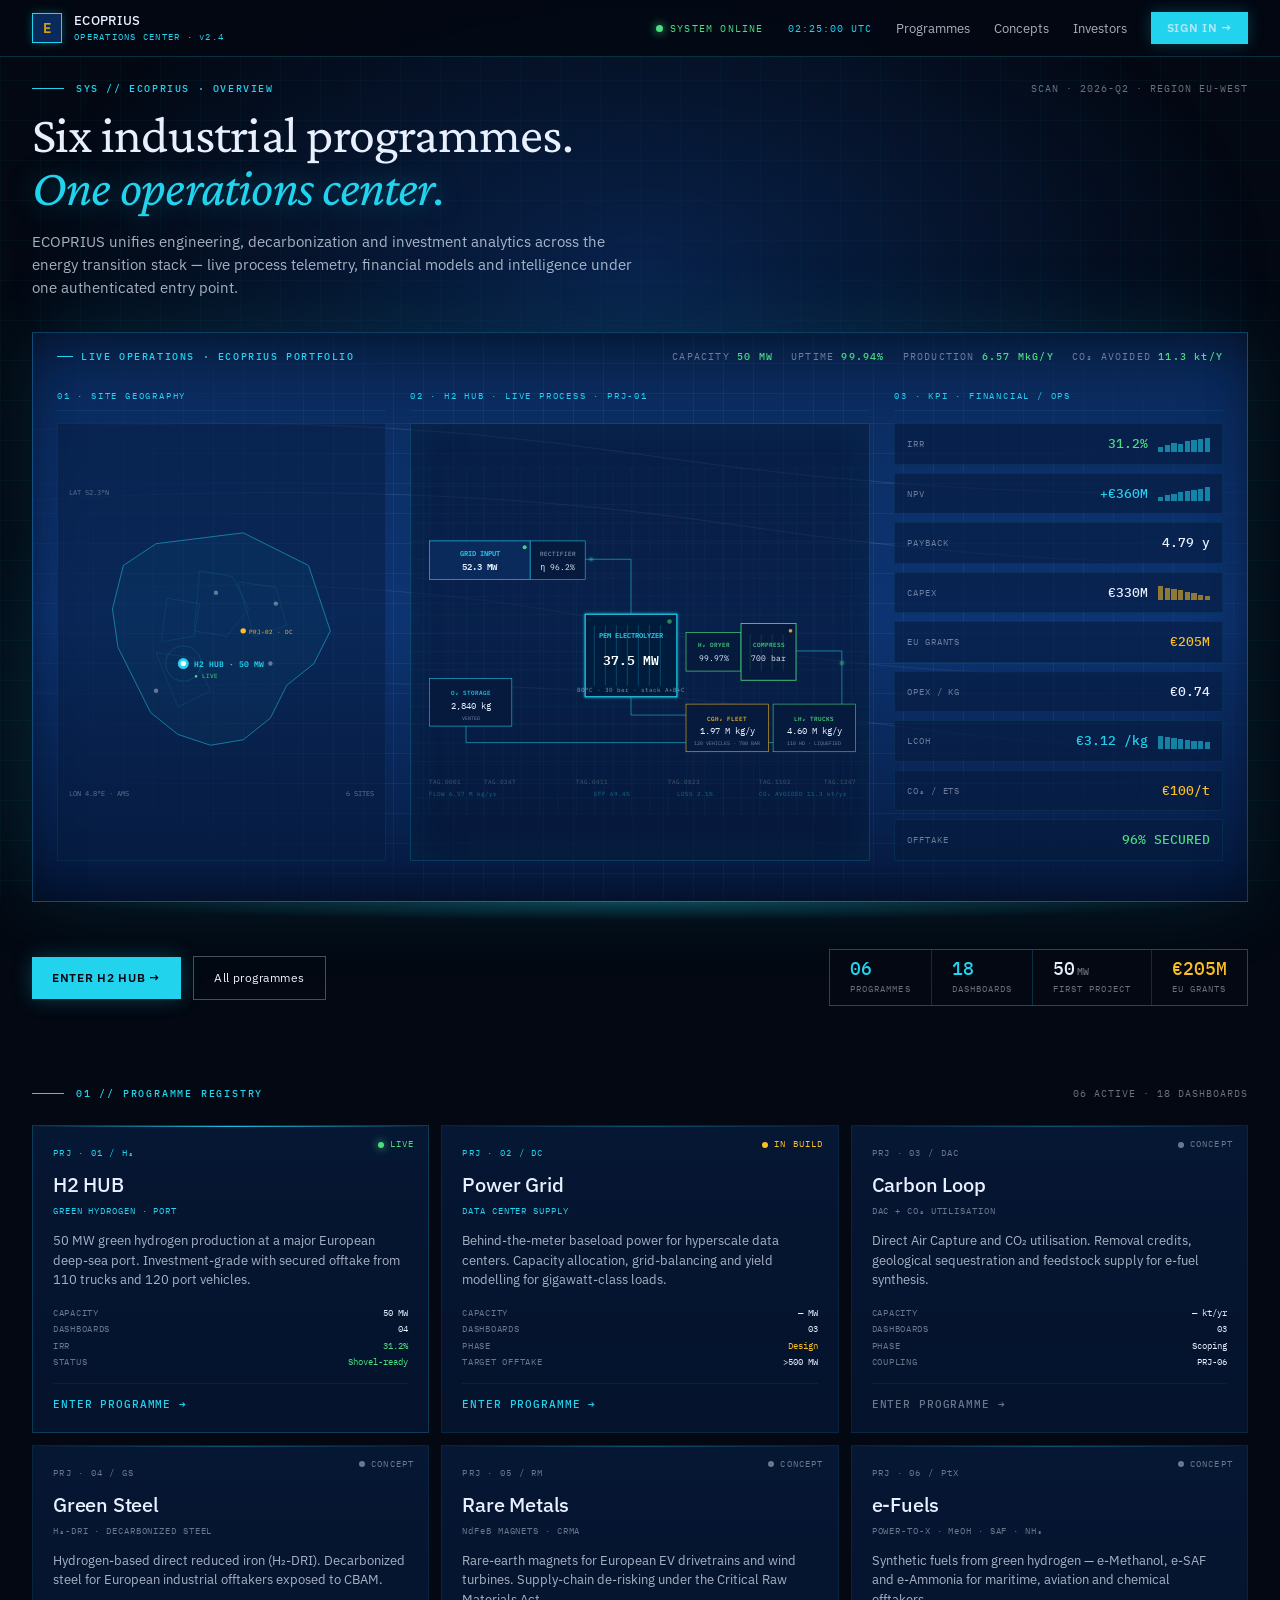
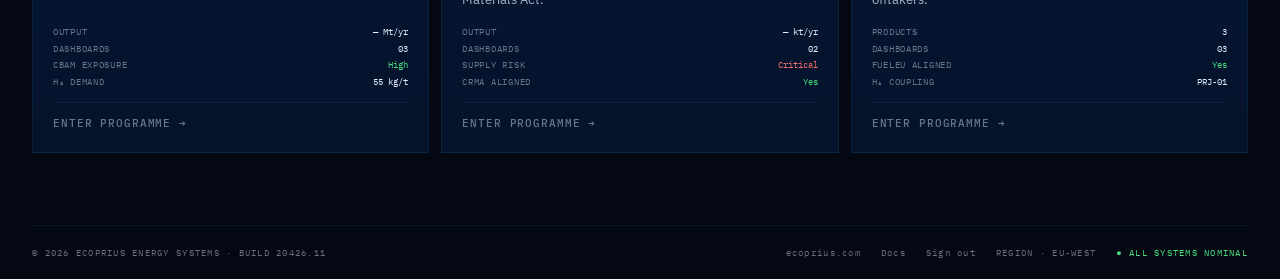
<file: index.html>
<!DOCTYPE html>
<html lang="en">
<head>
  <meta charset="UTF-8" />
  <meta name="viewport" content="width=device-width, initial-scale=1.0" />
  <meta name="page-file" content="index.html" />
  <title>ECOPRIUS — Energy Systems Operations Center</title>
  <meta name="description" content="ECOPRIUS — engineering and analytics platform for the energy transition. Six industrial programmes from green hydrogen to rare-earth magnets, unified in one operations center." />
  <meta property="og:title" content="ECOPRIUS Energy Systems" />
  <meta property="og:description" content="Six industrial programmes. One operations center." />
  <meta property="og:type" content="website" />
  <link rel="stylesheet" href="/assets/styles.css" />
  <link rel="icon" href="/assets/favicon.svg" type="image/svg+xml" />
</head>
<body>

  <!-- =================== TOPBAR =================== -->
  <header class="topbar">
    <div class="container topbar-inner">
      <a href="/" data-route class="brand">
        <div class="brand-mark"><span>E</span></div>
        <div class="brand-text">
          <div class="n">ECOPRIUS</div>
          <div class="s">OPERATIONS CENTER · v2.4</div>
        </div>
      </a>
      <nav class="top-nav">
        <span class="status"><span class="dot"></span>SYSTEM ONLINE</span>
        <span class="clock" id="clock">--:--:-- UTC</span>
        <a href="/" data-route>Programmes</a>
        <a href="https://ecoprius.com/en/concepts">Concepts</a>
        <a href="/#investors">Investors</a>
        <a href="/.auth/login/aad" class="cta-btn">SIGN IN →</a>
      </nav>
    </div>
  </header>

  <main class="container">

    <!-- =================== META ROW =================== -->
    <div class="meta-row fade-in">
      <span class="bar"></span>
      <span class="label">SYS // ECOPRIUS · OVERVIEW</span>
      <span class="rhs">SCAN · 2026-Q2 · REGION EU-WEST</span>
    </div>

    <!-- =================== PAGE HEADER =================== -->
    <div class="page-header fade-up d-1">
      <h1>
        Six industrial programmes.<br />
        <em>One operations center.</em>
      </h1>
      <p>
        ECOPRIUS unifies engineering, decarbonization and investment analytics across the
        energy transition stack — live process telemetry, financial models and intelligence
        under one authenticated entry point.
      </p>
    </div>

    <!-- =================== PANORAMA CONTROL WALL =================== -->
    <section class="panorama fade-up d-2" aria-label="Live operations panorama">

      <!-- organic flow lines in the background -->
      <svg class="pan-flow" viewBox="0 0 1400 500" preserveAspectRatio="none" aria-hidden="true">
        <defs>
          <linearGradient id="flow1" x1="0" x2="1">
            <stop offset="0" stop-color="#ffffff" stop-opacity="0" />
            <stop offset="0.5" stop-color="#ffffff" stop-opacity="0.35" />
            <stop offset="1" stop-color="#ffffff" stop-opacity="0" />
          </linearGradient>
        </defs>
        <path d="M-100 120 Q 300 80, 700 140 T 1500 180" fill="none" stroke="url(#flow1)" stroke-width="1" />
        <path d="M-100 200 Q 400 160, 800 220 T 1500 260" fill="none" stroke="url(#flow1)" stroke-width="1" />
        <path d="M-100 310 Q 350 260, 700 340 T 1500 380" fill="none" stroke="url(#flow1)" stroke-width="0.7" />
        <path d="M-100 420 Q 500 380, 900 440 T 1500 470" fill="none" stroke="url(#flow1)" stroke-width="0.7" />
      </svg>

      <div class="pan-bggrid" aria-hidden="true"></div>

      <div class="pan-header">
        <span class="tag">LIVE OPERATIONS · ECOPRIUS PORTFOLIO</span>
        <div class="kpis">
          <span>CAPACITY <b>50 MW</b></span>
          <span>UPTIME <b>99.94%</b></span>
          <span>PRODUCTION <b>6.57 MkG/Y</b></span>
          <span>CO₂ AVOIDED <b>11.3 kt/Y</b></span>
        </div>
      </div>

      <div class="pan-grid-3">

        <!-- ---------------- LEFT · MAP ---------------- -->
        <div class="map-panel">
          <div class="panel-title">01 · SITE GEOGRAPHY</div>
          <div class="map-canvas">
            <svg viewBox="0 0 300 300" preserveAspectRatio="xMidYMid meet" role="img" aria-label="Site geography — Europe">
              <path d="M 60 80 L 90 60 L 130 55 L 170 50 L 200 65 L 230 80 L 240 110 L 250 140 L 235 170 L 210 190 L 195 220 L 170 240 L 140 245 L 110 235 L 85 215 L 70 185 L 55 155 L 50 120 Z"
                    fill="rgba(34, 211, 238, 0.06)" stroke="#22d3ee" stroke-width="0.7" opacity="0.65"/>
              <g stroke="#22d3ee" stroke-width="0.3" fill="none" opacity="0.3">
                <path d="M 130 85 L 160 90 L 175 120 L 155 145 L 125 140 Z" />
                <path d="M 100 110 L 130 115 L 125 145 L 95 150 Z" />
                <path d="M 165 95 L 200 100 L 210 135 L 180 145 Z" />
                <path d="M 90 160 L 125 165 L 140 195 L 110 210 Z" />
              </g>
              <g transform="translate(115, 170)">
                <circle r="14" fill="none" stroke="#22d3ee" stroke-width="0.5" opacity="0.35">
                  <animate attributeName="r" from="6" to="22" dur="2.5s" repeatCount="indefinite" />
                  <animate attributeName="opacity" from="0.8" to="0" dur="2.5s" repeatCount="indefinite" />
                </circle>
                <circle r="5" fill="#22d3ee" />
                <circle r="2.5" fill="#ffffff" />
                <text x="10" y="3" fill="#22d3ee" font-family="IBM Plex Mono, monospace" font-size="7" font-weight="600">H2 HUB · 50 MW</text>
                <text x="10" y="13" fill="#4ade80" font-family="IBM Plex Mono, monospace" font-size="5.5">● LIVE</text>
              </g>
              <g fill="#fbbf24">
                <circle cx="170" cy="140" r="2.5" />
                <text x="175" y="143" fill="#fbbf24" font-family="IBM Plex Mono, monospace" font-size="5.5">PRJ-02 · DC</text>
              </g>
              <g fill="rgba(232, 240, 255, 0.4)">
                <circle cx="145" cy="105" r="2" />
                <circle cx="195" cy="170" r="2" />
                <circle cx="90" cy="195" r="2" />
                <circle cx="200" cy="115" r="2" />
              </g>
              <text x="10" y="15" fill="rgba(232,240,255,0.4)" font-family="IBM Plex Mono, monospace" font-size="6">LAT 52.3°N</text>
              <text x="10" y="292" fill="rgba(232,240,255,0.4)" font-family="IBM Plex Mono, monospace" font-size="6">LON 4.8°E · AMS</text>
              <text x="290" y="292" text-anchor="end" fill="rgba(232,240,255,0.4)" font-family="IBM Plex Mono, monospace" font-size="6">6 SITES</text>
            </svg>
          </div>
        </div>

        <!-- ---------------- CENTER · P&ID ---------------- -->
        <div class="pid-panel">
          <div class="panel-title">02 · H2 HUB · LIVE PROCESS · PRJ-01</div>
          <div class="pid-canvas">
            <svg viewBox="0 0 500 380" preserveAspectRatio="xMidYMid meet" role="img" aria-label="Process diagram — H2 HUB">
              <defs>
                <filter id="glow" x="-50%" y="-50%" width="200%" height="200%">
                  <feGaussianBlur stdDeviation="2" result="b" />
                  <feMerge><feMergeNode in="b" /><feMergeNode in="SourceGraphic" /></feMerge>
                </filter>
                <pattern id="pidgrid" width="20" height="20" patternUnits="userSpaceOnUse">
                  <path d="M 20 0 L 0 0 0 20" fill="none" stroke="#22d3ee" stroke-width="0.15" opacity="0.5" />
                </pattern>
              </defs>
              <rect width="500" height="380" fill="url(#pidgrid)" />

              <!-- pipes -->
              <g fill="none" stroke="#22d3ee" stroke-width="0.8" opacity="0.7">
                <path d="M 30 100 L 130 100" />
                <path d="M 190 100 L 240 100 L 240 160" />
                <path d="M 300 200 L 360 200" />
                <path d="M 420 200 L 470 200 L 470 300 L 60 300 L 60 250" />
                <path d="M 240 230 L 240 270 L 300 270" />
              </g>

              <!-- flowing particles -->
              <g fill="#22d3ee" filter="url(#glow)">
                <circle r="2.2" cx="30" cy="100">
                  <animate attributeName="cx" values="30;130" dur="2s" repeatCount="indefinite" />
                  <animate attributeName="opacity" values="0;1;0" dur="2s" repeatCount="indefinite" />
                </circle>
                <circle r="2.2" cx="130" cy="100">
                  <animate attributeName="cx" values="30;130" dur="2s" begin="0.6s" repeatCount="indefinite" />
                  <animate attributeName="opacity" values="0;1;0" dur="2s" begin="0.6s" repeatCount="indefinite" />
                </circle>
                <circle r="2.2" cx="190" cy="100">
                  <animate attributeName="cx" values="190;240" dur="1.4s" repeatCount="indefinite" />
                  <animate attributeName="opacity" values="0;1;0" dur="1.4s" repeatCount="indefinite" />
                </circle>
              </g>
              <g fill="#4ade80" filter="url(#glow)">
                <circle r="2.5" cx="300" cy="200">
                  <animate attributeName="cx" values="300;420" dur="2s" repeatCount="indefinite" />
                  <animate attributeName="opacity" values="0;1;0" dur="2s" repeatCount="indefinite" />
                </circle>
                <circle r="2.5" cx="420" cy="200">
                  <animate attributeName="cx" values="300;420" dur="2s" begin="0.7s" repeatCount="indefinite" />
                  <animate attributeName="opacity" values="0;1;0" dur="2s" begin="0.7s" repeatCount="indefinite" />
                </circle>
                <circle r="2.5" cx="470" cy="230">
                  <animate attributeName="cy" values="200;300" dur="1.4s" repeatCount="indefinite" />
                  <animate attributeName="opacity" values="0;1;0" dur="1.4s" repeatCount="indefinite" />
                </circle>
              </g>

              <!-- nodes -->
              <g>
                <rect x="20" y="80" width="110" height="42" fill="#0a2a5c" stroke="#22d3ee" stroke-width="0.7" />
                <text x="75" y="97" text-anchor="middle" fill="#22d3ee" font-family="IBM Plex Mono, monospace" font-size="8" font-weight="600">GRID INPUT</text>
                <text x="75" y="112" text-anchor="middle" fill="#e8f0ff" font-family="IBM Plex Mono, monospace" font-size="10" font-weight="600">52.3 MW</text>
                <circle cx="124" cy="87" r="2.2" fill="#4ade80">
                  <animate attributeName="opacity" values="1;0.3;1" dur="1.5s" repeatCount="indefinite" />
                </circle>
              </g>

              <g>
                <rect x="130" y="80" width="60" height="42" fill="#061a3d" stroke="#22d3ee" stroke-width="0.6" />
                <text x="160" y="97" text-anchor="middle" fill="rgba(232,240,255,0.7)" font-family="IBM Plex Mono, monospace" font-size="7">RECTIFIER</text>
                <text x="160" y="112" text-anchor="middle" fill="#e8f0ff" font-family="IBM Plex Mono, monospace" font-size="9">η 96.2%</text>
              </g>

              <g>
                <rect x="190" y="160" width="100" height="90" fill="#061a3d" stroke="#22d3ee" stroke-width="1.2" filter="url(#glow)" />
                <g stroke="#22d3ee" stroke-width="0.4" opacity="0.65">
                  <line x1="200" y1="172" x2="200" y2="238" />
                  <line x1="212" y1="172" x2="212" y2="238" />
                  <line x1="224" y1="172" x2="224" y2="238" />
                  <line x1="236" y1="172" x2="236" y2="238" />
                  <line x1="248" y1="172" x2="248" y2="238" />
                  <line x1="260" y1="172" x2="260" y2="238" />
                  <line x1="272" y1="172" x2="272" y2="238" />
                </g>
                <text x="240" y="186" text-anchor="middle" fill="#22d3ee" font-family="IBM Plex Mono, monospace" font-size="8" font-weight="600">PEM ELECTROLYZER</text>
                <text x="240" y="215" text-anchor="middle" fill="#ffffff" font-family="IBM Plex Mono, monospace" font-size="14" font-weight="600">37.5 MW</text>
                <circle cx="282" cy="168" r="2.5" fill="#4ade80">
                  <animate attributeName="opacity" values="1;0.3;1" dur="1.2s" repeatCount="indefinite" />
                </circle>
                <text x="240" y="245" text-anchor="middle" fill="rgba(232,240,255,0.55)" font-family="IBM Plex Mono, monospace" font-size="6">80°C · 30 bar · stack A+B+C</text>
              </g>

              <g>
                <rect x="300" y="180" width="60" height="42" fill="#061a3d" stroke="#4ade80" stroke-width="0.7" />
                <text x="330" y="196" text-anchor="middle" fill="#4ade80" font-family="IBM Plex Mono, monospace" font-size="7" font-weight="500">H₂ DRYER</text>
                <text x="330" y="211" text-anchor="middle" fill="#e8f0ff" font-family="IBM Plex Mono, monospace" font-size="9">99.97%</text>
              </g>

              <g>
                <rect x="360" y="170" width="60" height="62" fill="#061a3d" stroke="#4ade80" stroke-width="0.9" />
                <g stroke="#4ade80" stroke-width="0.3" opacity="0.55">
                  <line x1="370" y1="182" x2="370" y2="222" />
                  <line x1="382" y1="182" x2="382" y2="222" />
                  <line x1="394" y1="182" x2="394" y2="222" />
                  <line x1="406" y1="182" x2="406" y2="222" />
                </g>
                <text x="390" y="196" text-anchor="middle" fill="#4ade80" font-family="IBM Plex Mono, monospace" font-size="7" font-weight="500">COMPRESS</text>
                <text x="390" y="211" text-anchor="middle" fill="#e8f0ff" font-family="IBM Plex Mono, monospace" font-size="9">700 bar</text>
                <circle cx="414" cy="178" r="2" fill="#fbbf24">
                  <animate attributeName="opacity" values="1;0.3;1" dur="1.8s" repeatCount="indefinite" />
                </circle>
              </g>

              <g>
                <rect x="20" y="230" width="90" height="52" fill="#061a3d" stroke="#22d3ee" stroke-width="0.6" />
                <text x="65" y="248" text-anchor="middle" fill="#22d3ee" font-family="IBM Plex Mono, monospace" font-size="7" font-weight="500">O₂ STORAGE</text>
                <text x="65" y="263" text-anchor="middle" fill="#e8f0ff" font-family="IBM Plex Mono, monospace" font-size="10">2,840 kg</text>
                <text x="65" y="275" text-anchor="middle" fill="rgba(232,240,255,0.5)" font-family="IBM Plex Mono, monospace" font-size="5.5">VENTED</text>
              </g>

              <g>
                <rect x="300" y="258" width="90" height="52" fill="#061a3d" stroke="#fbbf24" stroke-width="0.6" />
                <text x="345" y="276" text-anchor="middle" fill="#fbbf24" font-family="IBM Plex Mono, monospace" font-size="7" font-weight="500">CGH₂ FLEET</text>
                <text x="345" y="291" text-anchor="middle" fill="#e8f0ff" font-family="IBM Plex Mono, monospace" font-size="10">1.97 M kg/y</text>
                <text x="345" y="303" text-anchor="middle" fill="rgba(232,240,255,0.5)" font-family="IBM Plex Mono, monospace" font-size="5.5">120 VEHICLES · 700 BAR</text>
              </g>

              <g>
                <rect x="395" y="258" width="90" height="52" fill="#061a3d" stroke="#4ade80" stroke-width="0.6" />
                <text x="440" y="276" text-anchor="middle" fill="#4ade80" font-family="IBM Plex Mono, monospace" font-size="7" font-weight="500">LH₂ TRUCKS</text>
                <text x="440" y="291" text-anchor="middle" fill="#e8f0ff" font-family="IBM Plex Mono, monospace" font-size="10">4.60 M kg/y</text>
                <text x="440" y="303" text-anchor="middle" fill="rgba(232,240,255,0.5)" font-family="IBM Plex Mono, monospace" font-size="5.5">110 HD · LIQUEFIED</text>
              </g>

              <g font-family="IBM Plex Mono, monospace" font-size="6" fill="rgba(255,255,255,0.25)">
                <text x="20" y="345">TAG.0001</text>
                <text x="80" y="345">TAG.0247</text>
                <text x="180" y="345">TAG.0411</text>
                <text x="280" y="345">TAG.0823</text>
                <text x="380" y="345">TAG.1102</text>
                <text x="450" y="345">TAG.1247</text>
              </g>
              <g font-family="IBM Plex Mono, monospace" font-size="6" fill="rgba(34, 211, 238, 0.45)">
                <text x="20" y="358">FLOW 6.57 M kg/yr</text>
                <text x="200" y="358">EFF 69.4%</text>
                <text x="290" y="358">LOSS 2.1%</text>
                <text x="380" y="358">CO₂ AVOIDED 11.3 kt/yr</text>
              </g>
            </svg>
          </div>
        </div>

        <!-- ---------------- RIGHT · KPI ---------------- -->
        <div class="kpi-panel">
          <div class="panel-title">03 · KPI · FINANCIAL / OPS</div>
          <div class="kpi-stack">
            <div class="kpi-row">
              <span class="k">IRR</span>
              <span class="v ok">31.2%</span>
              <div class="spark">
                <span style="height: 30%"></span><span style="height: 42%"></span>
                <span style="height: 55%"></span><span style="height: 48%"></span>
                <span style="height: 68%"></span><span style="height: 75%"></span>
                <span style="height: 82%"></span><span style="height: 88%"></span>
              </div>
            </div>
            <div class="kpi-row">
              <span class="k">NPV</span>
              <span class="v cyan">+€360M</span>
              <div class="spark">
                <span style="height: 25%"></span><span style="height: 38%"></span>
                <span style="height: 45%"></span><span style="height: 58%"></span>
                <span style="height: 65%"></span><span style="height: 72%"></span>
                <span style="height: 80%"></span><span style="height: 92%"></span>
              </div>
            </div>
            <div class="kpi-row">
              <span class="k">PAYBACK</span>
              <span class="v">4.79 y</span>
            </div>
            <div class="kpi-row">
              <span class="k">CAPEX</span>
              <span class="v">€330M</span>
              <div class="spark amber">
                <span style="height: 90%"></span><span style="height: 80%"></span>
                <span style="height: 72%"></span><span style="height: 65%"></span>
                <span style="height: 55%"></span><span style="height: 45%"></span>
                <span style="height: 35%"></span><span style="height: 28%"></span>
              </div>
            </div>
            <div class="kpi-row">
              <span class="k">EU GRANTS</span>
              <span class="v amber">€205M</span>
            </div>
            <div class="kpi-row">
              <span class="k">OPEX / kg</span>
              <span class="v">€0.74</span>
            </div>
            <div class="kpi-row">
              <span class="k">LCOH</span>
              <span class="v cyan">€3.12 /kg</span>
              <div class="spark">
                <span style="height: 80%"></span><span style="height: 72%"></span>
                <span style="height: 68%"></span><span style="height: 62%"></span>
                <span style="height: 58%"></span><span style="height: 52%"></span>
                <span style="height: 48%"></span><span style="height: 44%"></span>
              </div>
            </div>
            <div class="kpi-row">
              <span class="k">CO₂ / ETS</span>
              <span class="v amber">€100/t</span>
            </div>
            <div class="kpi-row">
              <span class="k">OFFTAKE</span>
              <span class="v ok">96% SECURED</span>
            </div>
          </div>
        </div>

      </div>
    </section>

    <div class="pan-glow" aria-hidden="true"></div>

    <!-- =================== HERO ACTIONS =================== -->
    <div class="hero-actions fade-up d-3">
      <a href="/h2hub" data-route class="btn-primary">ENTER H2 HUB →</a>
      <a href="#programmes" class="btn-ghost">All programmes</a>
      <div class="hero-stats">
        <div class="stat"><div class="v">06</div><div class="l">PROGRAMMES</div></div>
        <div class="stat"><div class="v">18</div><div class="l">DASHBOARDS</div></div>
        <div class="stat"><div class="v white">50<span class="u">MW</span></div><div class="l">FIRST PROJECT</div></div>
        <div class="stat"><div class="v amber">€205M</div><div class="l">EU GRANTS</div></div>
      </div>
    </div>

    <!-- =================== PROGRAMME REGISTRY =================== -->
    <section id="programmes" class="section" aria-labelledby="programmes-heading">
      <div class="section-head" data-reveal>
        <span class="bar"></span>
        <span class="label" id="programmes-heading">01 // PROGRAMME REGISTRY</span>
        <span class="rhs">06 ACTIVE · 18 DASHBOARDS</span>
      </div>

      <div class="cards stagger">

        <a href="/h2hub" data-route class="card active">
          <div class="card-status live"><span class="dot"></span>LIVE</div>
          <div class="card-id">PRJ · 01 / H₂</div>
          <h3>H2 HUB</h3>
          <div class="sub">GREEN HYDROGEN · PORT</div>
          <p>50 MW green hydrogen production at a major European deep-sea port. Investment-grade with secured offtake from 110 trucks and 120 port vehicles.</p>
          <div class="card-data">
            <span class="k">Capacity</span><span class="v">50 MW</span>
            <span class="k">Dashboards</span><span class="v">04</span>
            <span class="k">IRR</span><span class="v ok">31.2%</span>
            <span class="k">Status</span><span class="v ok">Shovel-ready</span>
          </div>
          <div class="card-enter">ENTER PROGRAMME →</div>
        </a>

        <a href="/power-grid" data-route class="card">
          <div class="card-status build"><span class="dot"></span>IN BUILD</div>
          <div class="card-id">PRJ · 02 / DC</div>
          <h3>Power Grid</h3>
          <div class="sub">DATA CENTER SUPPLY</div>
          <p>Behind-the-meter baseload power for hyperscale data centers. Capacity allocation, grid-balancing and yield modelling for gigawatt-class loads.</p>
          <div class="card-data">
            <span class="k">Capacity</span><span class="v">— MW</span>
            <span class="k">Dashboards</span><span class="v">03</span>
            <span class="k">Phase</span><span class="v warn">Design</span>
            <span class="k">Target offtake</span><span class="v">&gt;500 MW</span>
          </div>
          <div class="card-enter">ENTER PROGRAMME →</div>
        </a>

        <a href="/carbon-loop" data-route class="card concept">
          <div class="card-status concept"><span class="dot"></span>CONCEPT</div>
          <div class="card-id">PRJ · 03 / DAC</div>
          <h3>Carbon Loop</h3>
          <div class="sub">DAC + CO₂ UTILISATION</div>
          <p>Direct Air Capture and CO₂ utilisation. Removal credits, geological sequestration and feedstock supply for e-fuel synthesis.</p>
          <div class="card-data">
            <span class="k">Capacity</span><span class="v">— kt/yr</span>
            <span class="k">Dashboards</span><span class="v">03</span>
            <span class="k">Phase</span><span class="v">Scoping</span>
            <span class="k">Coupling</span><span class="v">PRJ-06</span>
          </div>
          <div class="card-enter">ENTER PROGRAMME →</div>
        </a>

        <a href="/green-steel" data-route class="card concept">
          <div class="card-status concept"><span class="dot"></span>CONCEPT</div>
          <div class="card-id">PRJ · 04 / GS</div>
          <h3>Green Steel</h3>
          <div class="sub">H₂-DRI · DECARBONIZED STEEL</div>
          <p>Hydrogen-based direct reduced iron (H₂-DRI). Decarbonized steel for European industrial offtakers exposed to CBAM.</p>
          <div class="card-data">
            <span class="k">Output</span><span class="v">— Mt/yr</span>
            <span class="k">Dashboards</span><span class="v">03</span>
            <span class="k">CBAM exposure</span><span class="v ok">High</span>
            <span class="k">H₂ demand</span><span class="v">55 kg/t</span>
          </div>
          <div class="card-enter">ENTER PROGRAMME →</div>
        </a>

        <a href="/rare-metals" data-route class="card concept">
          <div class="card-status concept"><span class="dot"></span>CONCEPT</div>
          <div class="card-id">PRJ · 05 / RM</div>
          <h3>Rare Metals</h3>
          <div class="sub">NdFeB MAGNETS · CRMA</div>
          <p>Rare-earth magnets for European EV drivetrains and wind turbines. Supply-chain de-risking under the Critical Raw Materials Act.</p>
          <div class="card-data">
            <span class="k">Output</span><span class="v">— kt/yr</span>
            <span class="k">Dashboards</span><span class="v">02</span>
            <span class="k">Supply risk</span><span class="v crit">Critical</span>
            <span class="k">CRMA aligned</span><span class="v ok">Yes</span>
          </div>
          <div class="card-enter">ENTER PROGRAMME →</div>
        </a>

        <a href="/e-fuels" data-route class="card concept">
          <div class="card-status concept"><span class="dot"></span>CONCEPT</div>
          <div class="card-id">PRJ · 06 / PtX</div>
          <h3>e-Fuels</h3>
          <div class="sub">POWER-TO-X · MeOH · SAF · NH₃</div>
          <p>Synthetic fuels from green hydrogen — e-Methanol, e-SAF and e-Ammonia for maritime, aviation and chemical offtakers.</p>
          <div class="card-data">
            <span class="k">Products</span><span class="v">3</span>
            <span class="k">Dashboards</span><span class="v">03</span>
            <span class="k">FuelEU aligned</span><span class="v ok">Yes</span>
            <span class="k">H₂ coupling</span><span class="v">PRJ-01</span>
          </div>
          <div class="card-enter">ENTER PROGRAMME →</div>
        </a>

      </div>
    </section>

    <!-- =================== FOOTER =================== -->
    <footer class="foot">
      <span>© 2026 ECOPRIUS ENERGY SYSTEMS · BUILD 20426.11</span>
      <div class="right">
        <a href="https://ecoprius.com">ecoprius.com</a>
        <a href="/docs">Docs</a>
        <a href="/.auth/logout">Sign out</a>
        <span>REGION · EU-WEST</span>
        <span class="ok">● ALL SYSTEMS NOMINAL</span>
      </div>
    </footer>

  </main>

  <script src="/assets/app.js"></script>
</body>
</html>
</file>
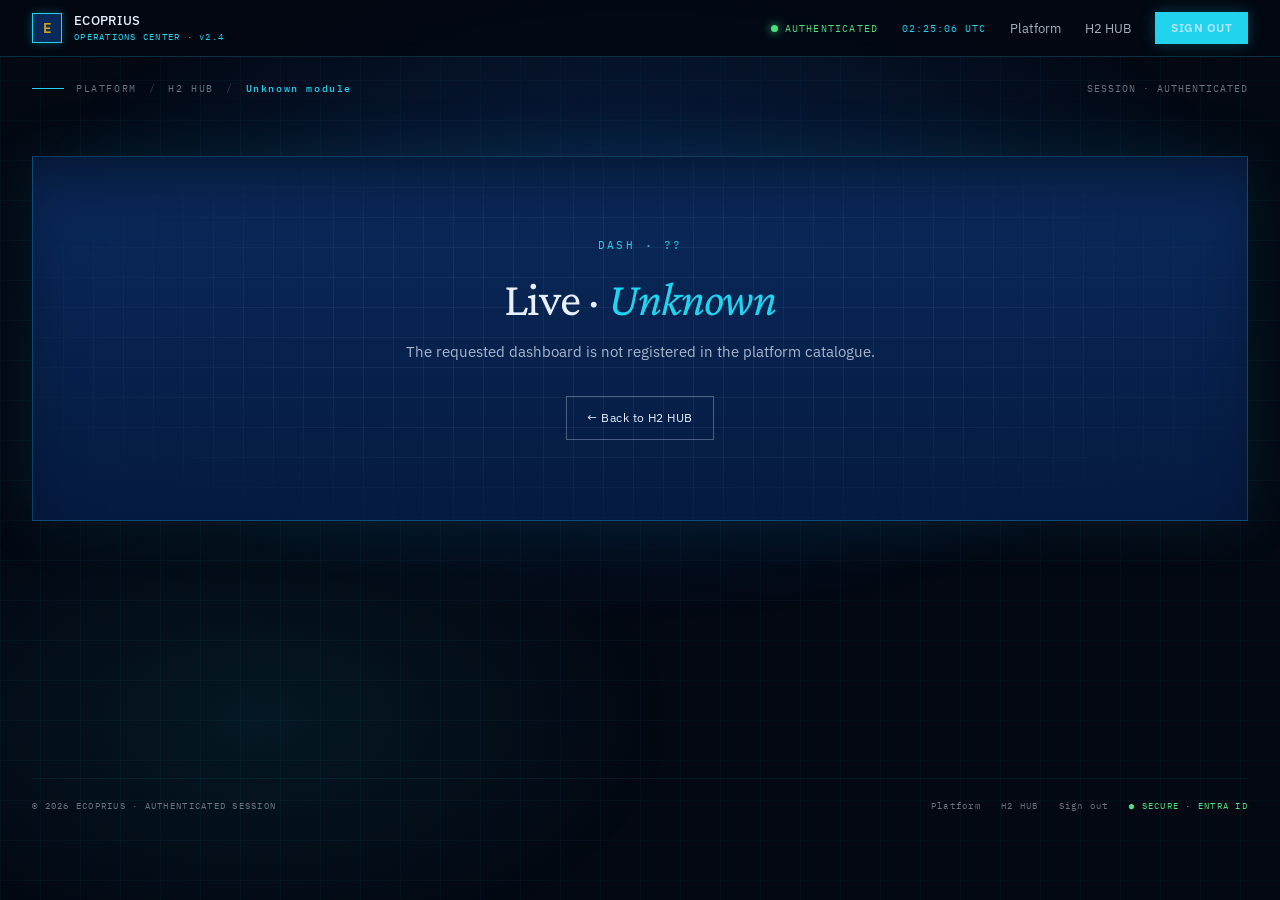
<file: dashboard.html>
<!DOCTYPE html>
<html lang="en">
<head>
  <meta charset="UTF-8" />
  <meta name="viewport" content="width=device-width, initial-scale=1.0" />
  <meta name="page-file" content="dashboard.html" />
  <title>Dashboard — H2 HUB — ECOPRIUS</title>
  <link rel="stylesheet" href="/assets/styles.css" />
  <link rel="icon" href="/assets/favicon.svg" type="image/svg+xml" />
</head>
<body>

  <header class="topbar">
    <div class="container topbar-inner">
      <a href="/" data-route class="brand">
        <div class="brand-mark"><span>E</span></div>
        <div class="brand-text">
          <div class="n">ECOPRIUS</div>
          <div class="s">OPERATIONS CENTER · v2.4</div>
        </div>
      </a>
      <nav class="top-nav">
        <span class="status"><span class="dot"></span>AUTHENTICATED</span>
        <span class="clock" id="clock">--:--:-- UTC</span>
        <a href="/" data-route>Platform</a>
        <a href="/h2hub" data-route>H2 HUB</a>
        <a href="/.auth/logout" class="cta-btn">SIGN OUT</a>
      </nav>
    </div>
  </header>

  <main class="container">

    <nav class="meta-row fade-in" aria-label="Breadcrumb">
      <span class="bar"></span>
      <a href="/" data-route>PLATFORM</a>
      <span class="sep">/</span>
      <a href="/h2hub" data-route>H2 HUB</a>
      <span class="sep">/</span>
      <span class="label" data-crumb-current>Dashboard</span>
      <span class="rhs">SESSION · AUTHENTICATED</span>
    </nav>

    <section class="dash-stage" data-dashboard-slot>
      <div class="dash-frame">
        <div class="dash-inner fade-up d-1">
          <div class="dash-id" data-slot-id>DASH · ??</div>
          <h1 class="dash-title" data-slot-title>Loading…</h1>
          <p class="dash-desc" data-slot-desc>
            Dashboard view reserved for the embedded analytical tooling. Live data connects once
            the backing service is wired in.
          </p>
          <a href="/h2hub" data-route class="btn-ghost">← Back to H2 HUB</a>
        </div>
      </div>
    </section>

    <footer class="foot">
      <span>© 2026 ECOPRIUS · AUTHENTICATED SESSION</span>
      <div class="right">
        <a href="/" data-route>Platform</a>
        <a href="/h2hub" data-route>H2 HUB</a>
        <a href="/.auth/logout">Sign out</a>
        <span class="ok">● SECURE · ENTRA ID</span>
      </div>
    </footer>

  </main>

  <script src="/assets/app.js"></script>
</body>
</html>
</file>
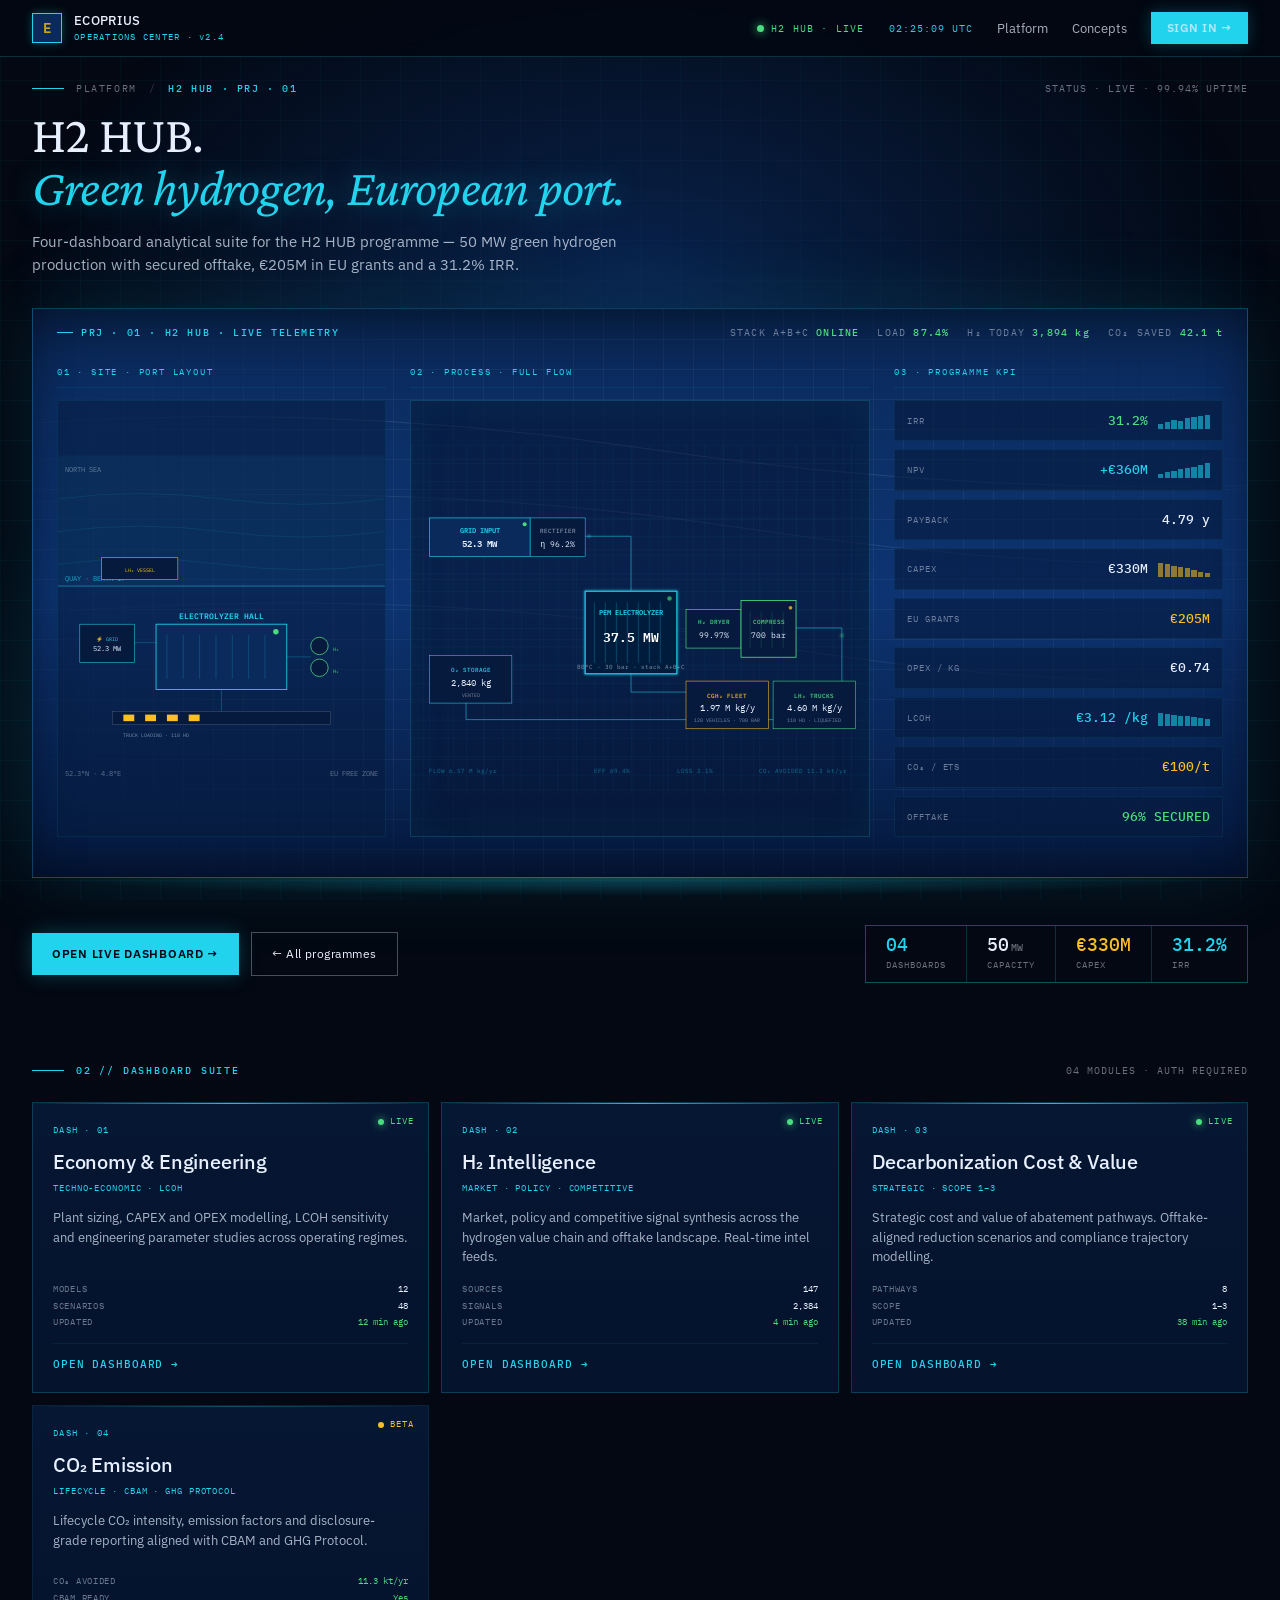
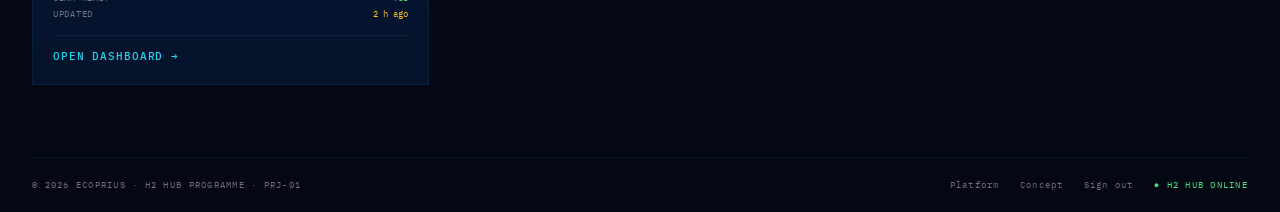
<file: h2hub.html>
<!DOCTYPE html>
<html lang="en">
<head>
  <meta charset="UTF-8" />
  <meta name="viewport" content="width=device-width, initial-scale=1.0" />
  <meta name="page-file" content="h2hub.html" />
  <title>H2 HUB — ECOPRIUS</title>
  <meta name="description" content="H2 HUB — 50 MW green hydrogen programme at a major European port. Four analytical dashboards: Economy & Engineering, Intelligence, Decarbonization, CO₂ Emission." />
  <link rel="stylesheet" href="/assets/styles.css" />
  <link rel="icon" href="/assets/favicon.svg" type="image/svg+xml" />
</head>
<body>

  <header class="topbar">
    <div class="container topbar-inner">
      <a href="/" data-route class="brand">
        <div class="brand-mark"><span>E</span></div>
        <div class="brand-text">
          <div class="n">ECOPRIUS</div>
          <div class="s">OPERATIONS CENTER · v2.4</div>
        </div>
      </a>
      <nav class="top-nav">
        <span class="status"><span class="dot"></span>H2 HUB · LIVE</span>
        <span class="clock" id="clock">--:--:-- UTC</span>
        <a href="/" data-route>Platform</a>
        <a href="https://ecoprius.com/en/concepts">Concepts</a>
        <a href="/.auth/login/aad" class="cta-btn">SIGN IN →</a>
      </nav>
    </div>
  </header>

  <main class="container">

    <!-- Breadcrumb -->
    <nav class="meta-row fade-in" aria-label="Breadcrumb">
      <span class="bar"></span>
      <a href="/" data-route>PLATFORM</a>
      <span class="sep">/</span>
      <span class="label">H2 HUB · PRJ · 01</span>
      <span class="rhs">STATUS · LIVE · 99.94% UPTIME</span>
    </nav>

    <!-- Page header -->
    <div class="page-header fade-up d-1">
      <h1>
        H2 HUB.<br />
        <em>Green hydrogen, European port.</em>
      </h1>
      <p>
        Four-dashboard analytical suite for the H2 HUB programme — 50 MW green hydrogen
        production with secured offtake, €205M in EU grants and a 31.2% IRR.
      </p>
    </div>

    <!-- Condensed panorama (same control wall, retuned for the project context) -->
    <section class="panorama fade-up d-2" aria-label="H2 HUB live operations">

      <svg class="pan-flow" viewBox="0 0 1400 500" preserveAspectRatio="none" aria-hidden="true">
        <defs>
          <linearGradient id="flow2" x1="0" x2="1">
            <stop offset="0" stop-color="#ffffff" stop-opacity="0" />
            <stop offset="0.5" stop-color="#ffffff" stop-opacity="0.35" />
            <stop offset="1" stop-color="#ffffff" stop-opacity="0" />
          </linearGradient>
        </defs>
        <path d="M-100 140 Q 300 100, 700 160 T 1500 200" fill="none" stroke="url(#flow2)" stroke-width="1" />
        <path d="M-100 230 Q 400 190, 800 250 T 1500 290" fill="none" stroke="url(#flow2)" stroke-width="0.8" />
        <path d="M-100 360 Q 400 310, 800 380 T 1500 420" fill="none" stroke="url(#flow2)" stroke-width="0.7" />
      </svg>

      <div class="pan-bggrid" aria-hidden="true"></div>

      <div class="pan-header">
        <span class="tag">PRJ · 01 · H2 HUB · LIVE TELEMETRY</span>
        <div class="kpis">
          <span>STACK A+B+C <b>ONLINE</b></span>
          <span>LOAD <b>87.4%</b></span>
          <span>H₂ TODAY <b>3,894 kg</b></span>
          <span>CO₂ SAVED <b>42.1 t</b></span>
        </div>
      </div>

      <div class="pan-grid-3">

        <!-- LEFT: site schematic -->
        <div class="map-panel">
          <div class="panel-title">01 · SITE · PORT LAYOUT</div>
          <div class="map-canvas">
            <svg viewBox="0 0 300 300" preserveAspectRatio="xMidYMid meet" aria-label="H2 HUB site layout">
              <!-- sea -->
              <rect x="0" y="0" width="300" height="120" fill="rgba(34, 211, 238, 0.04)" />
              <g stroke="#22d3ee" stroke-width="0.3" opacity="0.3">
                <path d="M 0 40 Q 75 30, 150 40 T 300 40" fill="none" />
                <path d="M 0 70 Q 75 60, 150 70 T 300 70" fill="none" />
                <path d="M 0 100 Q 75 90, 150 100 T 300 100" fill="none" />
              </g>
              <!-- quay line -->
              <line x1="0" y1="120" x2="300" y2="120" stroke="#22d3ee" stroke-width="0.7" opacity="0.6" />
              <text x="6" y="15" fill="rgba(232,240,255,0.4)" font-family="IBM Plex Mono, monospace" font-size="6">NORTH SEA</text>
              <text x="6" y="115" fill="#22d3ee" font-family="IBM Plex Mono, monospace" font-size="6" opacity="0.7">QUAY · BERTH 17</text>

              <!-- berth / ship -->
              <rect x="40" y="94" width="70" height="20" fill="#061a3d" stroke="#fbbf24" stroke-width="0.5" />
              <text x="75" y="107" text-anchor="middle" fill="#fbbf24" font-family="IBM Plex Mono, monospace" font-size="5">LH₂ VESSEL</text>

              <!-- electrolyzer building -->
              <rect x="90" y="155" width="120" height="60" fill="#0a2a5c" stroke="#22d3ee" stroke-width="0.8" />
              <g stroke="#22d3ee" stroke-width="0.3" opacity="0.6">
                <line x1="100" y1="165" x2="100" y2="205" /><line x1="115" y1="165" x2="115" y2="205" />
                <line x1="130" y1="165" x2="130" y2="205" /><line x1="145" y1="165" x2="145" y2="205" />
                <line x1="160" y1="165" x2="160" y2="205" /><line x1="175" y1="165" x2="175" y2="205" />
                <line x1="190" y1="165" x2="190" y2="205" />
              </g>
              <text x="150" y="150" text-anchor="middle" fill="#22d3ee" font-family="IBM Plex Mono, monospace" font-size="7" font-weight="600">ELECTROLYZER HALL</text>
              <circle cx="200" cy="162" r="2.5" fill="#4ade80">
                <animate attributeName="opacity" values="1;0.3;1" dur="1.5s" repeatCount="indefinite" />
              </circle>

              <!-- storage tanks -->
              <circle cx="240" cy="175" r="8" fill="#061a3d" stroke="#4ade80" stroke-width="0.7" />
              <circle cx="240" cy="195" r="8" fill="#061a3d" stroke="#4ade80" stroke-width="0.7" />
              <text x="252" y="180" fill="#4ade80" font-family="IBM Plex Mono, monospace" font-size="5">H₂</text>
              <text x="252" y="200" fill="#4ade80" font-family="IBM Plex Mono, monospace" font-size="5">H₂</text>

              <!-- rail/trucks -->
              <rect x="50" y="235" width="200" height="12" fill="#061a3d" stroke="rgba(255,255,255,0.3)" stroke-width="0.4" />
              <g fill="#fbbf24">
                <rect x="60" y="238" width="10" height="6" /><rect x="80" y="238" width="10" height="6" />
                <rect x="100" y="238" width="10" height="6" /><rect x="120" y="238" width="10" height="6" />
              </g>
              <text x="60" y="259" fill="rgba(232,240,255,0.5)" font-family="IBM Plex Mono, monospace" font-size="5">TRUCK LOADING · 110 HD</text>

              <!-- grid substation -->
              <rect x="20" y="155" width="50" height="35" fill="#061a3d" stroke="#22d3ee" stroke-width="0.5" />
              <text x="45" y="170" text-anchor="middle" fill="#22d3ee" font-family="IBM Plex Mono, monospace" font-size="5">⚡ GRID</text>
              <text x="45" y="180" text-anchor="middle" fill="#e8f0ff" font-family="IBM Plex Mono, monospace" font-size="6">52.3 MW</text>

              <!-- connecting lines -->
              <g stroke="#22d3ee" stroke-width="0.4" opacity="0.6" fill="none">
                <path d="M 70 172 L 90 172" />
                <path d="M 210 185 L 232 185" />
                <path d="M 150 215 L 150 235" />
              </g>

              <text x="6" y="294" fill="rgba(232,240,255,0.4)" font-family="IBM Plex Mono, monospace" font-size="6">52.3°N · 4.8°E</text>
              <text x="294" y="294" text-anchor="end" fill="rgba(232,240,255,0.4)" font-family="IBM Plex Mono, monospace" font-size="6">EU FREE ZONE</text>
            </svg>
          </div>
        </div>

        <!-- CENTER: same P&ID as index -->
        <div class="pid-panel">
          <div class="panel-title">02 · PROCESS · FULL FLOW</div>
          <div class="pid-canvas">
            <svg viewBox="0 0 500 380" preserveAspectRatio="xMidYMid meet" aria-label="H2 HUB process flow">
              <defs>
                <filter id="glow2" x="-50%" y="-50%" width="200%" height="200%">
                  <feGaussianBlur stdDeviation="2" result="b" />
                  <feMerge><feMergeNode in="b" /><feMergeNode in="SourceGraphic" /></feMerge>
                </filter>
                <pattern id="pidgrid2" width="20" height="20" patternUnits="userSpaceOnUse">
                  <path d="M 20 0 L 0 0 0 20" fill="none" stroke="#22d3ee" stroke-width="0.15" opacity="0.5" />
                </pattern>
              </defs>
              <rect width="500" height="380" fill="url(#pidgrid2)" />

              <g fill="none" stroke="#22d3ee" stroke-width="0.8" opacity="0.7">
                <path d="M 30 100 L 130 100" /><path d="M 190 100 L 240 100 L 240 160" />
                <path d="M 300 200 L 360 200" />
                <path d="M 420 200 L 470 200 L 470 300 L 60 300 L 60 250" />
                <path d="M 240 230 L 240 270 L 300 270" />
              </g>

              <g fill="#22d3ee" filter="url(#glow2)">
                <circle r="2.2" cx="30" cy="100"><animate attributeName="cx" values="30;130" dur="2s" repeatCount="indefinite" /><animate attributeName="opacity" values="0;1;0" dur="2s" repeatCount="indefinite" /></circle>
                <circle r="2.2" cx="130" cy="100"><animate attributeName="cx" values="30;130" dur="2s" begin="0.6s" repeatCount="indefinite" /><animate attributeName="opacity" values="0;1;0" dur="2s" begin="0.6s" repeatCount="indefinite" /></circle>
                <circle r="2.2" cx="190" cy="100"><animate attributeName="cx" values="190;240" dur="1.4s" repeatCount="indefinite" /><animate attributeName="opacity" values="0;1;0" dur="1.4s" repeatCount="indefinite" /></circle>
              </g>
              <g fill="#4ade80" filter="url(#glow2)">
                <circle r="2.5" cx="300" cy="200"><animate attributeName="cx" values="300;420" dur="2s" repeatCount="indefinite" /><animate attributeName="opacity" values="0;1;0" dur="2s" repeatCount="indefinite" /></circle>
                <circle r="2.5" cx="420" cy="200"><animate attributeName="cx" values="300;420" dur="2s" begin="0.7s" repeatCount="indefinite" /><animate attributeName="opacity" values="0;1;0" dur="2s" begin="0.7s" repeatCount="indefinite" /></circle>
                <circle r="2.5" cx="470" cy="230"><animate attributeName="cy" values="200;300" dur="1.4s" repeatCount="indefinite" /><animate attributeName="opacity" values="0;1;0" dur="1.4s" repeatCount="indefinite" /></circle>
              </g>

              <g>
                <rect x="20" y="80" width="110" height="42" fill="#0a2a5c" stroke="#22d3ee" stroke-width="0.7" />
                <text x="75" y="97" text-anchor="middle" fill="#22d3ee" font-family="IBM Plex Mono, monospace" font-size="8" font-weight="600">GRID INPUT</text>
                <text x="75" y="112" text-anchor="middle" fill="#e8f0ff" font-family="IBM Plex Mono, monospace" font-size="10" font-weight="600">52.3 MW</text>
                <circle cx="124" cy="87" r="2.2" fill="#4ade80"><animate attributeName="opacity" values="1;0.3;1" dur="1.5s" repeatCount="indefinite" /></circle>
              </g>
              <g>
                <rect x="130" y="80" width="60" height="42" fill="#061a3d" stroke="#22d3ee" stroke-width="0.6" />
                <text x="160" y="97" text-anchor="middle" fill="rgba(232,240,255,0.7)" font-family="IBM Plex Mono, monospace" font-size="7">RECTIFIER</text>
                <text x="160" y="112" text-anchor="middle" fill="#e8f0ff" font-family="IBM Plex Mono, monospace" font-size="9">η 96.2%</text>
              </g>
              <g>
                <rect x="190" y="160" width="100" height="90" fill="#061a3d" stroke="#22d3ee" stroke-width="1.2" filter="url(#glow2)" />
                <g stroke="#22d3ee" stroke-width="0.4" opacity="0.65">
                  <line x1="200" y1="172" x2="200" y2="238" /><line x1="212" y1="172" x2="212" y2="238" />
                  <line x1="224" y1="172" x2="224" y2="238" /><line x1="236" y1="172" x2="236" y2="238" />
                  <line x1="248" y1="172" x2="248" y2="238" /><line x1="260" y1="172" x2="260" y2="238" />
                  <line x1="272" y1="172" x2="272" y2="238" />
                </g>
                <text x="240" y="186" text-anchor="middle" fill="#22d3ee" font-family="IBM Plex Mono, monospace" font-size="8" font-weight="600">PEM ELECTROLYZER</text>
                <text x="240" y="215" text-anchor="middle" fill="#ffffff" font-family="IBM Plex Mono, monospace" font-size="14" font-weight="600">37.5 MW</text>
                <circle cx="282" cy="168" r="2.5" fill="#4ade80"><animate attributeName="opacity" values="1;0.3;1" dur="1.2s" repeatCount="indefinite" /></circle>
                <text x="240" y="245" text-anchor="middle" fill="rgba(232,240,255,0.55)" font-family="IBM Plex Mono, monospace" font-size="6">80°C · 30 bar · stack A+B+C</text>
              </g>
              <g>
                <rect x="300" y="180" width="60" height="42" fill="#061a3d" stroke="#4ade80" stroke-width="0.7" />
                <text x="330" y="196" text-anchor="middle" fill="#4ade80" font-family="IBM Plex Mono, monospace" font-size="7" font-weight="500">H₂ DRYER</text>
                <text x="330" y="211" text-anchor="middle" fill="#e8f0ff" font-family="IBM Plex Mono, monospace" font-size="9">99.97%</text>
              </g>
              <g>
                <rect x="360" y="170" width="60" height="62" fill="#061a3d" stroke="#4ade80" stroke-width="0.9" />
                <g stroke="#4ade80" stroke-width="0.3" opacity="0.55">
                  <line x1="370" y1="182" x2="370" y2="222" /><line x1="382" y1="182" x2="382" y2="222" />
                  <line x1="394" y1="182" x2="394" y2="222" /><line x1="406" y1="182" x2="406" y2="222" />
                </g>
                <text x="390" y="196" text-anchor="middle" fill="#4ade80" font-family="IBM Plex Mono, monospace" font-size="7" font-weight="500">COMPRESS</text>
                <text x="390" y="211" text-anchor="middle" fill="#e8f0ff" font-family="IBM Plex Mono, monospace" font-size="9">700 bar</text>
                <circle cx="414" cy="178" r="2" fill="#fbbf24"><animate attributeName="opacity" values="1;0.3;1" dur="1.8s" repeatCount="indefinite" /></circle>
              </g>
              <g>
                <rect x="20" y="230" width="90" height="52" fill="#061a3d" stroke="#22d3ee" stroke-width="0.6" />
                <text x="65" y="248" text-anchor="middle" fill="#22d3ee" font-family="IBM Plex Mono, monospace" font-size="7" font-weight="500">O₂ STORAGE</text>
                <text x="65" y="263" text-anchor="middle" fill="#e8f0ff" font-family="IBM Plex Mono, monospace" font-size="10">2,840 kg</text>
                <text x="65" y="275" text-anchor="middle" fill="rgba(232,240,255,0.5)" font-family="IBM Plex Mono, monospace" font-size="5.5">VENTED</text>
              </g>
              <g>
                <rect x="300" y="258" width="90" height="52" fill="#061a3d" stroke="#fbbf24" stroke-width="0.6" />
                <text x="345" y="276" text-anchor="middle" fill="#fbbf24" font-family="IBM Plex Mono, monospace" font-size="7" font-weight="500">CGH₂ FLEET</text>
                <text x="345" y="291" text-anchor="middle" fill="#e8f0ff" font-family="IBM Plex Mono, monospace" font-size="10">1.97 M kg/y</text>
                <text x="345" y="303" text-anchor="middle" fill="rgba(232,240,255,0.5)" font-family="IBM Plex Mono, monospace" font-size="5.5">120 VEHICLES · 700 BAR</text>
              </g>
              <g>
                <rect x="395" y="258" width="90" height="52" fill="#061a3d" stroke="#4ade80" stroke-width="0.6" />
                <text x="440" y="276" text-anchor="middle" fill="#4ade80" font-family="IBM Plex Mono, monospace" font-size="7" font-weight="500">LH₂ TRUCKS</text>
                <text x="440" y="291" text-anchor="middle" fill="#e8f0ff" font-family="IBM Plex Mono, monospace" font-size="10">4.60 M kg/y</text>
                <text x="440" y="303" text-anchor="middle" fill="rgba(232,240,255,0.5)" font-family="IBM Plex Mono, monospace" font-size="5.5">110 HD · LIQUEFIED</text>
              </g>
              <g font-family="IBM Plex Mono, monospace" font-size="6" fill="rgba(34, 211, 238, 0.45)">
                <text x="20" y="358">FLOW 6.57 M kg/yr</text>
                <text x="200" y="358">EFF 69.4%</text>
                <text x="290" y="358">LOSS 2.1%</text>
                <text x="380" y="358">CO₂ AVOIDED 11.3 kt/yr</text>
              </g>
            </svg>
          </div>
        </div>

        <!-- RIGHT: KPI panel -->
        <div class="kpi-panel">
          <div class="panel-title">03 · PROGRAMME KPI</div>
          <div class="kpi-stack">
            <div class="kpi-row"><span class="k">IRR</span><span class="v ok">31.2%</span>
              <div class="spark"><span style="height:30%"></span><span style="height:42%"></span><span style="height:55%"></span><span style="height:48%"></span><span style="height:68%"></span><span style="height:75%"></span><span style="height:82%"></span><span style="height:88%"></span></div>
            </div>
            <div class="kpi-row"><span class="k">NPV</span><span class="v cyan">+€360M</span>
              <div class="spark"><span style="height:25%"></span><span style="height:38%"></span><span style="height:45%"></span><span style="height:58%"></span><span style="height:65%"></span><span style="height:72%"></span><span style="height:80%"></span><span style="height:92%"></span></div>
            </div>
            <div class="kpi-row"><span class="k">PAYBACK</span><span class="v">4.79 y</span></div>
            <div class="kpi-row"><span class="k">CAPEX</span><span class="v">€330M</span>
              <div class="spark amber"><span style="height:90%"></span><span style="height:80%"></span><span style="height:72%"></span><span style="height:65%"></span><span style="height:55%"></span><span style="height:45%"></span><span style="height:35%"></span><span style="height:28%"></span></div>
            </div>
            <div class="kpi-row"><span class="k">EU GRANTS</span><span class="v amber">€205M</span></div>
            <div class="kpi-row"><span class="k">OPEX / kg</span><span class="v">€0.74</span></div>
            <div class="kpi-row"><span class="k">LCOH</span><span class="v cyan">€3.12 /kg</span>
              <div class="spark"><span style="height:80%"></span><span style="height:72%"></span><span style="height:68%"></span><span style="height:62%"></span><span style="height:58%"></span><span style="height:52%"></span><span style="height:48%"></span><span style="height:44%"></span></div>
            </div>
            <div class="kpi-row"><span class="k">CO₂ / ETS</span><span class="v amber">€100/t</span></div>
            <div class="kpi-row"><span class="k">OFFTAKE</span><span class="v ok">96% SECURED</span></div>
          </div>
        </div>

      </div>
    </section>

    <div class="pan-glow" aria-hidden="true"></div>

    <!-- Hero actions -->
    <div class="hero-actions fade-up d-3">
      <a href="/h2hub/economy-engineering" data-route class="btn-primary">OPEN LIVE DASHBOARD →</a>
      <a href="/" data-route class="btn-ghost">← All programmes</a>
      <div class="hero-stats">
        <div class="stat"><div class="v">04</div><div class="l">DASHBOARDS</div></div>
        <div class="stat"><div class="v white">50<span class="u">MW</span></div><div class="l">CAPACITY</div></div>
        <div class="stat"><div class="v amber">€330M</div><div class="l">CAPEX</div></div>
        <div class="stat"><div class="v">31.2%</div><div class="l">IRR</div></div>
      </div>
    </div>

    <!-- =================== DASHBOARD SUITE =================== -->
    <section class="section" aria-labelledby="dash-heading">
      <div class="section-head" data-reveal>
        <span class="bar"></span>
        <span class="label" id="dash-heading">02 // DASHBOARD SUITE</span>
        <span class="rhs">04 MODULES · AUTH REQUIRED</span>
      </div>

      <div class="cards stagger">

        <a href="/h2hub/economy-engineering" data-route class="card active">
          <div class="card-status live"><span class="dot"></span>LIVE</div>
          <div class="card-id">DASH · 01</div>
          <h3>Economy & Engineering</h3>
          <div class="sub">TECHNO-ECONOMIC · LCOH</div>
          <p>Plant sizing, CAPEX and OPEX modelling, LCOH sensitivity and engineering parameter studies across operating regimes.</p>
          <div class="card-data">
            <span class="k">Models</span><span class="v">12</span>
            <span class="k">Scenarios</span><span class="v">48</span>
            <span class="k">Updated</span><span class="v ok">12 min ago</span>
          </div>
          <div class="card-enter">OPEN DASHBOARD →</div>
        </a>

        <a href="/h2hub/intelligence" data-route class="card active">
          <div class="card-status live"><span class="dot"></span>LIVE</div>
          <div class="card-id">DASH · 02</div>
          <h3>H₂ Intelligence</h3>
          <div class="sub">MARKET · POLICY · COMPETITIVE</div>
          <p>Market, policy and competitive signal synthesis across the hydrogen value chain and offtake landscape. Real-time intel feeds.</p>
          <div class="card-data">
            <span class="k">Sources</span><span class="v">147</span>
            <span class="k">Signals</span><span class="v">2,384</span>
            <span class="k">Updated</span><span class="v ok">4 min ago</span>
          </div>
          <div class="card-enter">OPEN DASHBOARD →</div>
        </a>

        <a href="/h2hub/decarbonization" data-route class="card active">
          <div class="card-status live"><span class="dot"></span>LIVE</div>
          <div class="card-id">DASH · 03</div>
          <h3>Decarbonization Cost & Value</h3>
          <div class="sub">STRATEGIC · SCOPE 1–3</div>
          <p>Strategic cost and value of abatement pathways. Offtake-aligned reduction scenarios and compliance trajectory modelling.</p>
          <div class="card-data">
            <span class="k">Pathways</span><span class="v">8</span>
            <span class="k">Scope</span><span class="v">1–3</span>
            <span class="k">Updated</span><span class="v ok">38 min ago</span>
          </div>
          <div class="card-enter">OPEN DASHBOARD →</div>
        </a>

        <a href="/h2hub/co2" data-route class="card">
          <div class="card-status build"><span class="dot"></span>BETA</div>
          <div class="card-id">DASH · 04</div>
          <h3>CO₂ Emission</h3>
          <div class="sub">LIFECYCLE · CBAM · GHG PROTOCOL</div>
          <p>Lifecycle CO₂ intensity, emission factors and disclosure-grade reporting aligned with CBAM and GHG Protocol.</p>
          <div class="card-data">
            <span class="k">CO₂ avoided</span><span class="v ok">11.3 kt/yr</span>
            <span class="k">CBAM ready</span><span class="v ok">Yes</span>
            <span class="k">Updated</span><span class="v warn">2 h ago</span>
          </div>
          <div class="card-enter">OPEN DASHBOARD →</div>
        </a>

      </div>
    </section>

    <footer class="foot">
      <span>© 2026 ECOPRIUS · H2 HUB PROGRAMME · PRJ-01</span>
      <div class="right">
        <a href="/" data-route>Platform</a>
        <a href="https://ecoprius.com/en/concepts">Concept</a>
        <a href="/.auth/logout">Sign out</a>
        <span class="ok">● H2 HUB ONLINE</span>
      </div>
    </footer>

  </main>

  <script src="/assets/app.js"></script>
</body>
</html>
</file>
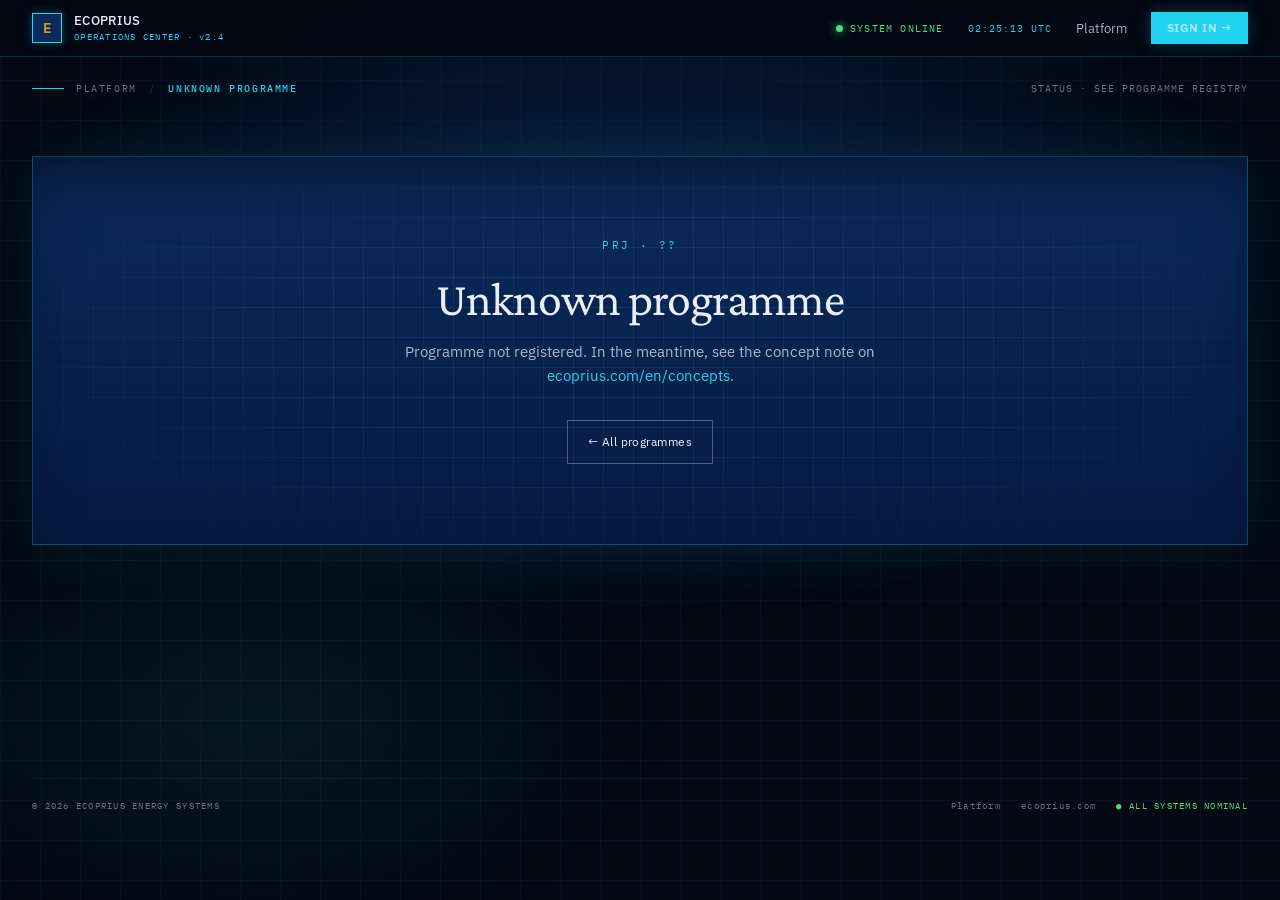
<file: project.html>
<!DOCTYPE html>
<html lang="en">
<head>
  <meta charset="UTF-8" />
  <meta name="viewport" content="width=device-width, initial-scale=1.0" />
  <meta name="page-file" content="project.html" />
  <title>Programme — ECOPRIUS</title>
  <link rel="stylesheet" href="/assets/styles.css" />
  <link rel="icon" href="/assets/favicon.svg" type="image/svg+xml" />
</head>
<body>

  <header class="topbar">
    <div class="container topbar-inner">
      <a href="/" data-route class="brand">
        <div class="brand-mark"><span>E</span></div>
        <div class="brand-text">
          <div class="n">ECOPRIUS</div>
          <div class="s">OPERATIONS CENTER · v2.4</div>
        </div>
      </a>
      <nav class="top-nav">
        <span class="status"><span class="dot"></span>SYSTEM ONLINE</span>
        <span class="clock" id="clock">--:--:-- UTC</span>
        <a href="/" data-route>Platform</a>
        <a href="/.auth/login/aad" class="cta-btn">SIGN IN →</a>
      </nav>
    </div>
  </header>

  <main class="container">

    <nav class="meta-row fade-in" aria-label="Breadcrumb">
      <span class="bar"></span>
      <a href="/" data-route>PLATFORM</a>
      <span class="sep">/</span>
      <span class="label" id="proj-crumb">PROGRAMME</span>
      <span class="rhs">STATUS · SEE PROGRAMME REGISTRY</span>
    </nav>

    <section class="dash-stage">
      <div class="dash-frame">
        <div class="dash-inner fade-up d-1">
          <div class="dash-id" id="proj-id">PRJ · ??</div>
          <h1 class="dash-title" id="proj-title">Programme</h1>
          <p class="dash-desc" id="proj-desc">
            This programme is currently in early-stage scoping. Full dashboard suite will come
            online once the concept moves to the design phase. In the meantime, see the concept
            note on <a href="https://ecoprius.com/en/concepts" style="color:var(--cyan)">ecoprius.com/en/concepts</a>.
          </p>
          <a href="/" data-route class="btn-ghost">← All programmes</a>
        </div>
      </div>
    </section>

    <footer class="foot">
      <span>© 2026 ECOPRIUS ENERGY SYSTEMS</span>
      <div class="right">
        <a href="/" data-route>Platform</a>
        <a href="https://ecoprius.com">ecoprius.com</a>
        <span class="ok">● ALL SYSTEMS NOMINAL</span>
      </div>
    </footer>

  </main>

  <script src="/assets/app.js"></script>

  <script>
    (() => {
      const catalogue = {
        '/power-grid':  { id: 'PRJ · 02 / DC',  title: 'Power Grid', desc: 'Behind-the-meter baseload power for hyperscale data centers. Capacity allocation, grid-balancing and yield modelling for gigawatt-class loads. In build — design phase.' },
        '/carbon-loop': { id: 'PRJ · 03 / DAC', title: 'Carbon Loop', desc: 'Direct Air Capture and CO₂ utilisation. Removal credits, geological sequestration and feedstock supply for e-fuel synthesis. Concept — scoping.' },
        '/green-steel': { id: 'PRJ · 04 / GS',  title: 'Green Steel', desc: 'Hydrogen-based direct reduced iron (H₂-DRI). Decarbonized steel for European industrial offtakers exposed to CBAM. Concept — scoping.' },
        '/rare-metals': { id: 'PRJ · 05 / RM',  title: 'Rare Metals', desc: 'Rare-earth magnets for European EV drivetrains and wind turbines. Supply-chain de-risking under the Critical Raw Materials Act. Concept — scoping.' },
        '/e-fuels':     { id: 'PRJ · 06 / PtX', title: 'e-Fuels', desc: 'Synthetic fuels from green hydrogen — e-Methanol, e-SAF and e-Ammonia for maritime, aviation and chemical offtakers. Concept — scoping.' }
      };
      const key = '/' + (location.pathname.split('/')[1] || '').toLowerCase();
      const meta = catalogue[key] || { id: 'PRJ · ??', title: 'Unknown programme', desc: 'Programme not registered.' };
      document.getElementById('proj-id').textContent    = meta.id;
      document.getElementById('proj-title').textContent = meta.title;
      document.getElementById('proj-desc').innerHTML     = meta.desc + ' In the meantime, see the concept note on <a href="https://ecoprius.com/en/concepts" style="color:var(--cyan)">ecoprius.com/en/concepts</a>.';
      document.getElementById('proj-crumb').textContent = meta.title.toUpperCase();
      document.title = `${meta.title} — ECOPRIUS`;
    })();
  </script>
</body>
</html>
</file>
<file: assets/styles.css>
/* ============================================================
   ECOPRIUS Energy Systems — Operations Center
   Design language: AVEVA / ADNOC command-center translated to web
   Royal blue · cyan glow · amber accents
   ============================================================ */

@import url('https://fonts.googleapis.com/css2?family=IBM+Plex+Sans:wght@300;400;500;600&family=IBM+Plex+Mono:wght@400;500&family=Crimson+Pro:ital,wght@0,400;0,500;1,400&display=swap');

/* ---- Design tokens ---------------------------------------- */
:root {
  /* Surface */
  --bg-deep:      #030812;
  --bg-royal:     #0a2a5c;
  --bg-royal-2:   #0d3472;
  --bg-royal-3:   #051a40;
  --bg-panel:     #061a3d;
  --bg-panel-2:   rgba(6, 26, 61, 0.6);
  --bg-card:      rgba(13, 52, 114, 0.35);
  --bg-card-hover: rgba(13, 52, 114, 0.55);

  /* Accents */
  --cyan:         #22d3ee;
  --cyan-soft:    rgba(34, 211, 238, 0.12);
  --cyan-glow:    rgba(34, 211, 238, 0.5);
  --amber:        #fbbf24;
  --amber-soft:   rgba(251, 191, 36, 0.15);
  --green:        #4ade80;
  --red:          #f87171;
  --gold:         #D4A017;

  /* Text */
  --white:        #e8f0ff;
  --white-soft:   rgba(232, 240, 255, 0.72);
  --white-mute:   rgba(232, 240, 255, 0.45);
  --white-faint:  rgba(232, 240, 255, 0.22);

  /* Borders */
  --border:       rgba(34, 211, 238, 0.2);
  --border-soft:  rgba(34, 211, 238, 0.08);
  --border-strong: rgba(34, 211, 238, 0.4);

  /* Fonts */
  --font-sans:    'IBM Plex Sans', system-ui, sans-serif;
  --font-mono:    'IBM Plex Mono', ui-monospace, monospace;
  --font-serif:   'Crimson Pro', Georgia, serif;

  /* Motion */
  --ease:         cubic-bezier(0.22, 1, 0.36, 1);
}

/* ---- Reset ------------------------------------------------ */
*, *::before, *::after { box-sizing: border-box; margin: 0; padding: 0; }

html {
  -webkit-font-smoothing: antialiased;
  -moz-osx-font-smoothing: grayscale;
  text-rendering: optimizeLegibility;
  scroll-behavior: smooth;
}

body {
  font-family: var(--font-sans);
  background: var(--bg-deep);
  color: var(--white);
  min-height: 100vh;
  font-size: 14px;
  line-height: 1.5;
  overflow-x: hidden;
  position: relative;
}

.m { font-family: var(--font-mono); }
.s { font-family: var(--font-serif); }

/* Global engineering grid */
body::before {
  content: '';
  position: fixed;
  inset: 0;
  background-image:
    linear-gradient(rgba(34, 211, 238, 0.04) 1px, transparent 1px),
    linear-gradient(90deg, rgba(34, 211, 238, 0.04) 1px, transparent 1px);
  background-size: 40px 40px;
  pointer-events: none;
  z-index: 0;
}

/* Ambient radial glow */
body::after {
  content: '';
  position: fixed;
  inset: 0;
  background:
    radial-gradient(ellipse 900px 500px at 50% 30%, rgba(13, 52, 114, 0.6), transparent 70%),
    radial-gradient(ellipse 700px 400px at 20% 80%, rgba(34, 211, 238, 0.08), transparent 60%);
  pointer-events: none;
  z-index: 0;
}

a { color: inherit; text-decoration: none; }
button { font: inherit; color: inherit; background: none; border: none; cursor: pointer; }
img, svg { display: block; max-width: 100%; }

::selection { background: var(--cyan); color: var(--bg-deep); }

/* ---- Layout ----------------------------------------------- */
.container {
  max-width: 1440px;
  margin: 0 auto;
  padding: 0 32px;
  position: relative;
  z-index: 1;
}

@media (max-width: 768px) {
  .container { padding: 0 20px; }
}

/* ============================================================
   TOPBAR
   ============================================================ */
.topbar {
  border-bottom: 0.5px solid var(--border);
  background: rgba(3, 8, 18, 0.85);
  backdrop-filter: blur(12px);
  -webkit-backdrop-filter: blur(12px);
  position: sticky;
  top: 0;
  z-index: 50;
}

.topbar-inner {
  display: flex;
  align-items: center;
  justify-content: space-between;
  height: 56px;
}

.brand {
  display: flex;
  align-items: center;
  gap: 12px;
}

.brand-mark {
  width: 30px;
  height: 30px;
  background: var(--bg-royal);
  border: 0.5px solid var(--cyan);
  display: grid;
  place-items: center;
  box-shadow: 0 0 10px rgba(34, 211, 238, 0.3);
  flex-shrink: 0;
}

.brand-mark span {
  color: var(--gold);
  font-size: 14px;
  font-weight: 600;
  letter-spacing: -0.02em;
}

.brand-text { line-height: 1.1; }
.brand-text .n {
  font-size: 13px;
  font-weight: 500;
  letter-spacing: 0.02em;
  color: var(--white);
}
.brand-text .s {
  font-family: var(--font-mono);
  font-size: 9px;
  color: var(--cyan);
  letter-spacing: 0.14em;
  margin-top: 3px;
}

.top-nav {
  display: flex;
  align-items: center;
  gap: 24px;
  font-size: 12.5px;
  color: var(--white-soft);
}

.top-nav .status {
  display: flex;
  align-items: center;
  gap: 7px;
  font-family: var(--font-mono);
  font-size: 10px;
  color: var(--green);
  letter-spacing: 0.12em;
}

.top-nav .status .dot {
  width: 7px;
  height: 7px;
  border-radius: 50%;
  background: var(--green);
  box-shadow: 0 0 10px var(--green);
  animation: pulse 2s ease-in-out infinite;
}

.top-nav .clock {
  font-family: var(--font-mono);
  font-size: 10px;
  color: var(--cyan);
  letter-spacing: 0.1em;
}

.top-nav a { color: var(--white-soft); transition: color 0.2s var(--ease); }
.top-nav a:hover { color: var(--cyan); }

.cta-btn {
  background: var(--cyan);
  color: var(--bg-deep);
  padding: 7px 16px;
  font-size: 12px;
  font-weight: 600;
  letter-spacing: 0.04em;
  box-shadow: 0 0 16px rgba(34, 211, 238, 0.25);
  transition: all 0.2s var(--ease);
}

.cta-btn:hover {
  box-shadow: 0 0 24px rgba(34, 211, 238, 0.5);
  color: var(--bg-deep) !important;
}

@media (max-width: 960px) {
  .top-nav > a:not(.cta-btn) { display: none; }
  .top-nav .status, .top-nav .clock { display: none; }
}

/* ============================================================
   BREADCRUMB / META ROW
   ============================================================ */
.meta-row {
  padding: 24px 0 12px;
  display: flex;
  align-items: center;
  gap: 12px;
  font-family: var(--font-mono);
  font-size: 10px;
  letter-spacing: 0.16em;
}

.meta-row .bar { width: 32px; height: 1px; background: var(--cyan); }
.meta-row .label { color: var(--cyan); font-weight: 500; }
.meta-row .rhs { margin-left: auto; color: var(--white-mute); letter-spacing: 0.1em; }
.meta-row a { color: var(--white-mute); transition: color 0.2s var(--ease); }
.meta-row a:hover { color: var(--cyan); }
.meta-row .sep { color: var(--white-faint); }

/* ============================================================
   PAGE HEADER / HERO TITLE
   ============================================================ */
.page-header {
  padding: 0 0 24px;
  max-width: 960px;
}

.page-header h1 {
  font-family: var(--font-serif);
  font-size: clamp(34px, 5vw, 52px);
  font-weight: 400;
  line-height: 1.02;
  letter-spacing: -0.015em;
  color: var(--white);
}

.page-header h1 em {
  font-style: italic;
  color: var(--cyan);
  text-shadow: 0 0 28px rgba(34, 211, 238, 0.35);
}

.page-header p {
  margin-top: 16px;
  font-size: 14.5px;
  color: var(--white-soft);
  max-width: 620px;
  line-height: 1.6;
}

/* ============================================================
   PANORAMA — the "control wall"
   ============================================================ */
.panorama {
  position: relative;
  margin-top: 8px;
  background: linear-gradient(180deg, var(--bg-royal) 0%, var(--bg-royal-2) 50%, var(--bg-royal-3) 100%);
  border: 0.5px solid var(--border);
  overflow: hidden;
  min-height: 500px;
  box-shadow:
    inset 0 40px 80px -40px rgba(3, 8, 18, 0.9),
    inset 0 -30px 60px -30px rgba(3, 8, 18, 0.8),
    0 0 80px rgba(34, 211, 238, 0.12);
}

.pan-flow {
  position: absolute;
  inset: 0;
  pointer-events: none;
  opacity: 0.55;
}

.pan-bggrid {
  position: absolute;
  inset: 0;
  pointer-events: none;
  background-image:
    linear-gradient(rgba(255, 255, 255, 0.05) 1px, transparent 1px),
    linear-gradient(90deg, rgba(255, 255, 255, 0.05) 1px, transparent 1px);
  background-size: 30px 30px;
  mask-image: radial-gradient(ellipse at center, black 50%, transparent 90%);
  -webkit-mask-image: radial-gradient(ellipse at center, black 50%, transparent 90%);
}

.pan-header {
  position: absolute;
  top: 16px;
  left: 24px;
  right: 24px;
  display: flex;
  justify-content: space-between;
  align-items: center;
  z-index: 5;
  font-family: var(--font-mono);
  flex-wrap: wrap;
  gap: 12px;
}

.pan-header .tag {
  font-size: 10px;
  color: var(--cyan);
  letter-spacing: 0.16em;
  font-weight: 500;
  display: flex;
  align-items: center;
  gap: 8px;
}

.pan-header .tag::before {
  content: '';
  width: 16px;
  height: 1px;
  background: var(--cyan);
}

.pan-header .kpis {
  display: flex;
  gap: 18px;
  font-size: 10px;
  letter-spacing: 0.12em;
}

.pan-header .kpis span { color: var(--white-mute); }
.pan-header .kpis b { color: var(--green); font-weight: 500; }

.pan-grid-3 {
  position: relative;
  height: 100%;
  padding: 56px 24px 40px;
  display: grid;
  grid-template-columns: 1fr 1.4fr 1fr;
  gap: 24px;
  z-index: 3;
}

@media (max-width: 960px) {
  .pan-grid-3 {
    grid-template-columns: 1fr;
    gap: 16px;
    padding: 70px 16px 24px;
  }
}

.panel-title {
  font-family: var(--font-mono);
  font-size: 9px;
  color: var(--cyan);
  letter-spacing: 0.2em;
  margin-bottom: 12px;
  padding-bottom: 8px;
  border-bottom: 0.5px solid var(--border-soft);
}

.map-panel, .pid-panel, .kpi-panel {
  display: flex;
  flex-direction: column;
}

.map-canvas {
  flex: 1;
  position: relative;
  background: rgba(6, 26, 61, 0.5);
  border: 0.5px solid var(--border-soft);
  overflow: hidden;
  min-height: 300px;
}
.map-canvas svg { width: 100%; height: 100%; display: block; }

.pid-canvas {
  flex: 1;
  position: relative;
  background: rgba(5, 20, 50, 0.6);
  border: 0.5px solid var(--border);
  overflow: hidden;
  box-shadow: inset 0 0 40px rgba(34, 211, 238, 0.06);
  min-height: 380px;
}
.pid-canvas svg { width: 100%; height: 100%; display: block; }

.kpi-stack {
  flex: 1;
  display: flex;
  flex-direction: column;
  gap: 8px;
}

.kpi-row {
  background: var(--bg-panel-2);
  border: 0.5px solid var(--border-soft);
  padding: 10px 12px;
  display: flex;
  align-items: center;
  justify-content: space-between;
  gap: 10px;
  transition: border-color 0.2s var(--ease);
}

.kpi-row:hover { border-color: var(--border); }

.kpi-row .k {
  font-family: var(--font-mono);
  font-size: 9px;
  color: var(--white-mute);
  letter-spacing: 0.1em;
  text-transform: uppercase;
  flex: 1;
  min-width: 0;
}

.kpi-row .v {
  font-family: var(--font-mono);
  font-size: 13px;
  font-weight: 500;
  color: var(--white);
  font-variant-numeric: tabular-nums;
}

.kpi-row .v.ok    { color: var(--green); }
.kpi-row .v.cyan  { color: var(--cyan); }
.kpi-row .v.amber { color: var(--amber); }
.kpi-row .v.warn  { color: var(--amber); }
.kpi-row .v.crit  { color: var(--red); }

.kpi-row .spark {
  display: flex;
  align-items: flex-end;
  gap: 1.5px;
  height: 16px;
  width: 52px;
  flex-shrink: 0;
}

.kpi-row .spark span {
  flex: 1;
  background: var(--cyan);
  opacity: 0.55;
  min-height: 3px;
}

.kpi-row .spark.amber span { background: var(--amber); }

/* Ambient glow strip under panorama */
.pan-glow {
  height: 28px;
  background: radial-gradient(ellipse 70% 100% at 50% 0%, rgba(34, 211, 238, 0.28), transparent 70%);
  margin-top: -1px;
  position: relative;
  z-index: 1;
}

/* ============================================================
   HERO ACTIONS ROW
   ============================================================ */
.hero-actions {
  display: flex;
  gap: 12px;
  align-items: center;
  padding: 20px 0 32px;
  flex-wrap: wrap;
}

.btn-primary {
  background: var(--cyan);
  color: var(--bg-deep);
  padding: 12px 20px;
  font-size: 12px;
  font-weight: 600;
  letter-spacing: 0.06em;
  display: inline-flex;
  align-items: center;
  gap: 8px;
  box-shadow: 0 0 20px rgba(34, 211, 238, 0.25);
  transition: all 0.25s var(--ease);
}

.btn-primary:hover {
  box-shadow: 0 0 32px rgba(34, 211, 238, 0.5);
  transform: translateY(-1px);
}

.btn-ghost {
  color: var(--white);
  padding: 12px 20px;
  border: 0.5px solid rgba(232, 240, 255, 0.3);
  font-size: 12px;
  letter-spacing: 0.04em;
  display: inline-flex;
  align-items: center;
  gap: 8px;
  background: transparent;
  transition: all 0.25s var(--ease);
}

.btn-ghost:hover {
  border-color: var(--cyan);
  color: var(--cyan);
  background: var(--cyan-soft);
}

.hero-stats {
  display: grid;
  grid-template-columns: repeat(4, auto);
  gap: 1px;
  background: var(--border);
  border: 0.5px solid var(--border);
  margin-left: auto;
}

.hero-stats .stat {
  background: var(--bg-deep);
  padding: 10px 20px;
}

.hero-stats .v {
  font-family: var(--font-mono);
  font-size: 18px;
  font-weight: 500;
  color: var(--cyan);
  line-height: 1;
}

.hero-stats .v.white { color: var(--white); }
.hero-stats .v.amber { color: var(--amber); }

.hero-stats .v .u {
  font-size: 10px;
  color: var(--white-mute);
  margin-left: 2px;
}

.hero-stats .l {
  font-family: var(--font-mono);
  font-size: 8.5px;
  color: var(--white-mute);
  letter-spacing: 0.12em;
  margin-top: 5px;
  text-transform: uppercase;
}

@media (max-width: 768px) {
  .hero-stats { margin-left: 0; margin-top: 12px; grid-template-columns: repeat(2, 1fr); width: 100%; }
}

/* ============================================================
   SECTION SHELL
   ============================================================ */
.section {
  padding: 48px 0 32px;
}

.section-head {
  display: flex;
  align-items: center;
  gap: 12px;
  margin-bottom: 24px;
}

.section-head .bar { width: 32px; height: 1px; background: var(--cyan); }
.section-head .label {
  font-family: var(--font-mono);
  font-size: 10px;
  color: var(--cyan);
  letter-spacing: 0.18em;
  font-weight: 500;
}

.section-head .rhs {
  margin-left: auto;
  font-family: var(--font-mono);
  font-size: 10px;
  color: var(--white-mute);
  letter-spacing: 0.1em;
}

/* ============================================================
   PROGRAMME / DASHBOARD CARDS
   ============================================================ */
.cards {
  display: grid;
  grid-template-columns: repeat(3, 1fr);
  gap: 12px;
}

@media (max-width: 960px) { .cards { grid-template-columns: repeat(2, 1fr); } }
@media (max-width: 640px) { .cards { grid-template-columns: 1fr; } }

.card {
  background: linear-gradient(180deg, var(--bg-card) 0%, var(--bg-panel-2) 100%);
  border: 0.5px solid var(--border-soft);
  padding: 20px;
  position: relative;
  overflow: hidden;
  transition: all 0.3s var(--ease);
  display: flex;
  flex-direction: column;
  min-height: 280px;
}

.card::before {
  content: '';
  position: absolute;
  top: 0; left: 0; right: 0; height: 1px;
  background: linear-gradient(90deg, transparent, var(--cyan), transparent);
  opacity: 0.3;
  transition: opacity 0.3s var(--ease);
}

.card.active { border-color: var(--border); }
.card.active::before { opacity: 0.9; }

.card:hover {
  border-color: var(--cyan);
  background: linear-gradient(180deg, var(--bg-card-hover) 0%, rgba(6, 26, 61, 0.7) 100%);
  transform: translateY(-2px);
}

.card:hover::before { opacity: 1; }

.card-status {
  position: absolute;
  top: 12px;
  right: 14px;
  display: flex;
  align-items: center;
  gap: 6px;
  font-family: var(--font-mono);
  font-size: 8.5px;
  letter-spacing: 0.14em;
}

.card-status .dot { width: 6px; height: 6px; border-radius: 50%; }

.card-status.live .dot {
  background: var(--green);
  box-shadow: 0 0 8px var(--green);
  animation: pulse 2s ease-in-out infinite;
}
.card-status.live { color: var(--green); }

.card-status.build .dot { background: var(--amber); }
.card-status.build { color: var(--amber); }

.card-status.concept .dot { background: var(--white-mute); }
.card-status.concept { color: var(--white-mute); }

.card-id {
  font-family: var(--font-mono);
  font-size: 9px;
  color: var(--cyan);
  letter-spacing: 0.14em;
  margin-bottom: 10px;
}

.card.concept .card-id { color: var(--white-mute); }

.card h3 {
  font-family: var(--font-sans);
  font-size: 20px;
  font-weight: 500;
  letter-spacing: -0.01em;
  color: var(--white);
  margin-bottom: 4px;
}

.card .sub {
  font-family: var(--font-mono);
  font-size: 9px;
  color: var(--cyan);
  letter-spacing: 0.1em;
  margin-bottom: 14px;
}

.card.concept .sub { color: var(--white-mute); }

.card p {
  font-size: 12.5px;
  color: var(--white-soft);
  line-height: 1.55;
  margin-bottom: 16px;
  flex: 1;
}

.card-data {
  display: grid;
  grid-template-columns: 1fr auto;
  gap: 3px 12px;
  margin-bottom: 14px;
  font-family: var(--font-mono);
  font-size: 9px;
}

.card-data .k {
  color: var(--white-mute);
  letter-spacing: 0.08em;
  text-transform: uppercase;
}

.card-data .v {
  color: var(--white);
  text-align: right;
  font-variant-numeric: tabular-nums;
}

.card-data .v.ok   { color: var(--green); }
.card-data .v.warn { color: var(--amber); }
.card-data .v.crit { color: var(--red); }

.card-enter {
  padding-top: 12px;
  border-top: 0.5px solid var(--border-soft);
  font-family: var(--font-mono);
  font-size: 11px;
  font-weight: 500;
  color: var(--cyan);
  letter-spacing: 0.08em;
  display: flex;
  align-items: center;
  gap: 6px;
  transition: gap 0.2s var(--ease);
}

.card.concept .card-enter { color: var(--white-mute); }

.card:hover .card-enter { gap: 10px; }

/* ============================================================
   DASHBOARD STAGE (Level 3)
   ============================================================ */
.dash-stage {
  padding: 48px 0 80px;
  min-height: 70vh;
}

.dash-frame {
  background: linear-gradient(180deg, var(--bg-royal) 0%, var(--bg-royal-3) 100%);
  border: 0.5px solid var(--border);
  padding: 80px 40px;
  position: relative;
  overflow: hidden;
  box-shadow:
    inset 0 40px 80px -40px rgba(3, 8, 18, 0.9),
    0 0 60px rgba(34, 211, 238, 0.1);
}

.dash-frame::before {
  content: '';
  position: absolute;
  inset: 0;
  background-image:
    linear-gradient(rgba(255, 255, 255, 0.05) 1px, transparent 1px),
    linear-gradient(90deg, rgba(255, 255, 255, 0.05) 1px, transparent 1px);
  background-size: 30px 30px;
  mask-image: radial-gradient(ellipse at center, black 40%, transparent 85%);
  -webkit-mask-image: radial-gradient(ellipse at center, black 40%, transparent 85%);
  pointer-events: none;
}

.dash-inner {
  position: relative;
  text-align: center;
  max-width: 720px;
  margin: 0 auto;
}

.dash-id {
  font-family: var(--font-mono);
  font-size: 11px;
  color: var(--cyan);
  letter-spacing: 0.22em;
  margin-bottom: 20px;
}

.dash-title {
  font-family: var(--font-serif);
  font-size: clamp(32px, 5vw, 48px);
  font-weight: 400;
  letter-spacing: -0.02em;
  line-height: 1.05;
  margin-bottom: 16px;
}

.dash-title em { font-style: italic; color: var(--cyan); }

.dash-desc {
  font-size: 15px;
  color: var(--white-soft);
  line-height: 1.6;
  margin-bottom: 32px;
  max-width: 56ch;
  margin-left: auto;
  margin-right: auto;
}

/* ============================================================
   FOOTER
   ============================================================ */
.foot {
  margin-top: 40px;
  padding: 20px 0;
  border-top: 0.5px solid var(--border-soft);
  display: flex;
  justify-content: space-between;
  align-items: center;
  font-family: var(--font-mono);
  font-size: 9px;
  color: var(--white-mute);
  letter-spacing: 0.14em;
  flex-wrap: wrap;
  gap: 12px;
}

.foot .right { display: flex; gap: 20px; flex-wrap: wrap; }
.foot .right .ok { color: var(--green); }
.foot a { color: var(--white-mute); transition: color 0.2s var(--ease); }
.foot a:hover { color: var(--cyan); }

/* ============================================================
   404 page
   ============================================================ */
.nf {
  padding: 160px 0;
  text-align: center;
}

.nf-code {
  font-family: var(--font-mono);
  font-size: 12px;
  color: var(--red);
  letter-spacing: 0.22em;
  margin-bottom: 20px;
}

.nf-title {
  font-family: var(--font-serif);
  font-size: 48px;
  font-weight: 400;
  letter-spacing: -0.02em;
  margin-bottom: 16px;
}

/* ============================================================
   ANIMATIONS
   ============================================================ */
@keyframes pulse {
  0%, 100% { opacity: 1; }
  50% { opacity: 0.4; }
}

@keyframes fadeUp {
  from { opacity: 0; transform: translateY(12px); }
  to   { opacity: 1; transform: translateY(0); }
}

@keyframes fadeIn {
  from { opacity: 0; }
  to   { opacity: 1; }
}

.fade-up { animation: fadeUp 0.8s var(--ease) both; }
.fade-in { animation: fadeIn 1s var(--ease) both; }

.d-1 { animation-delay: 0.1s; }
.d-2 { animation-delay: 0.2s; }
.d-3 { animation-delay: 0.35s; }

.stagger > * { animation: fadeUp 0.7s var(--ease) both; }
.stagger > *:nth-child(1) { animation-delay: 0.05s; }
.stagger > *:nth-child(2) { animation-delay: 0.12s; }
.stagger > *:nth-child(3) { animation-delay: 0.19s; }
.stagger > *:nth-child(4) { animation-delay: 0.26s; }
.stagger > *:nth-child(5) { animation-delay: 0.33s; }
.stagger > *:nth-child(6) { animation-delay: 0.4s; }

@media (prefers-reduced-motion: reduce) {
  *, *::before, *::after {
    animation-duration: 0.01ms !important;
    transition-duration: 0.01ms !important;
  }
}
</file>
